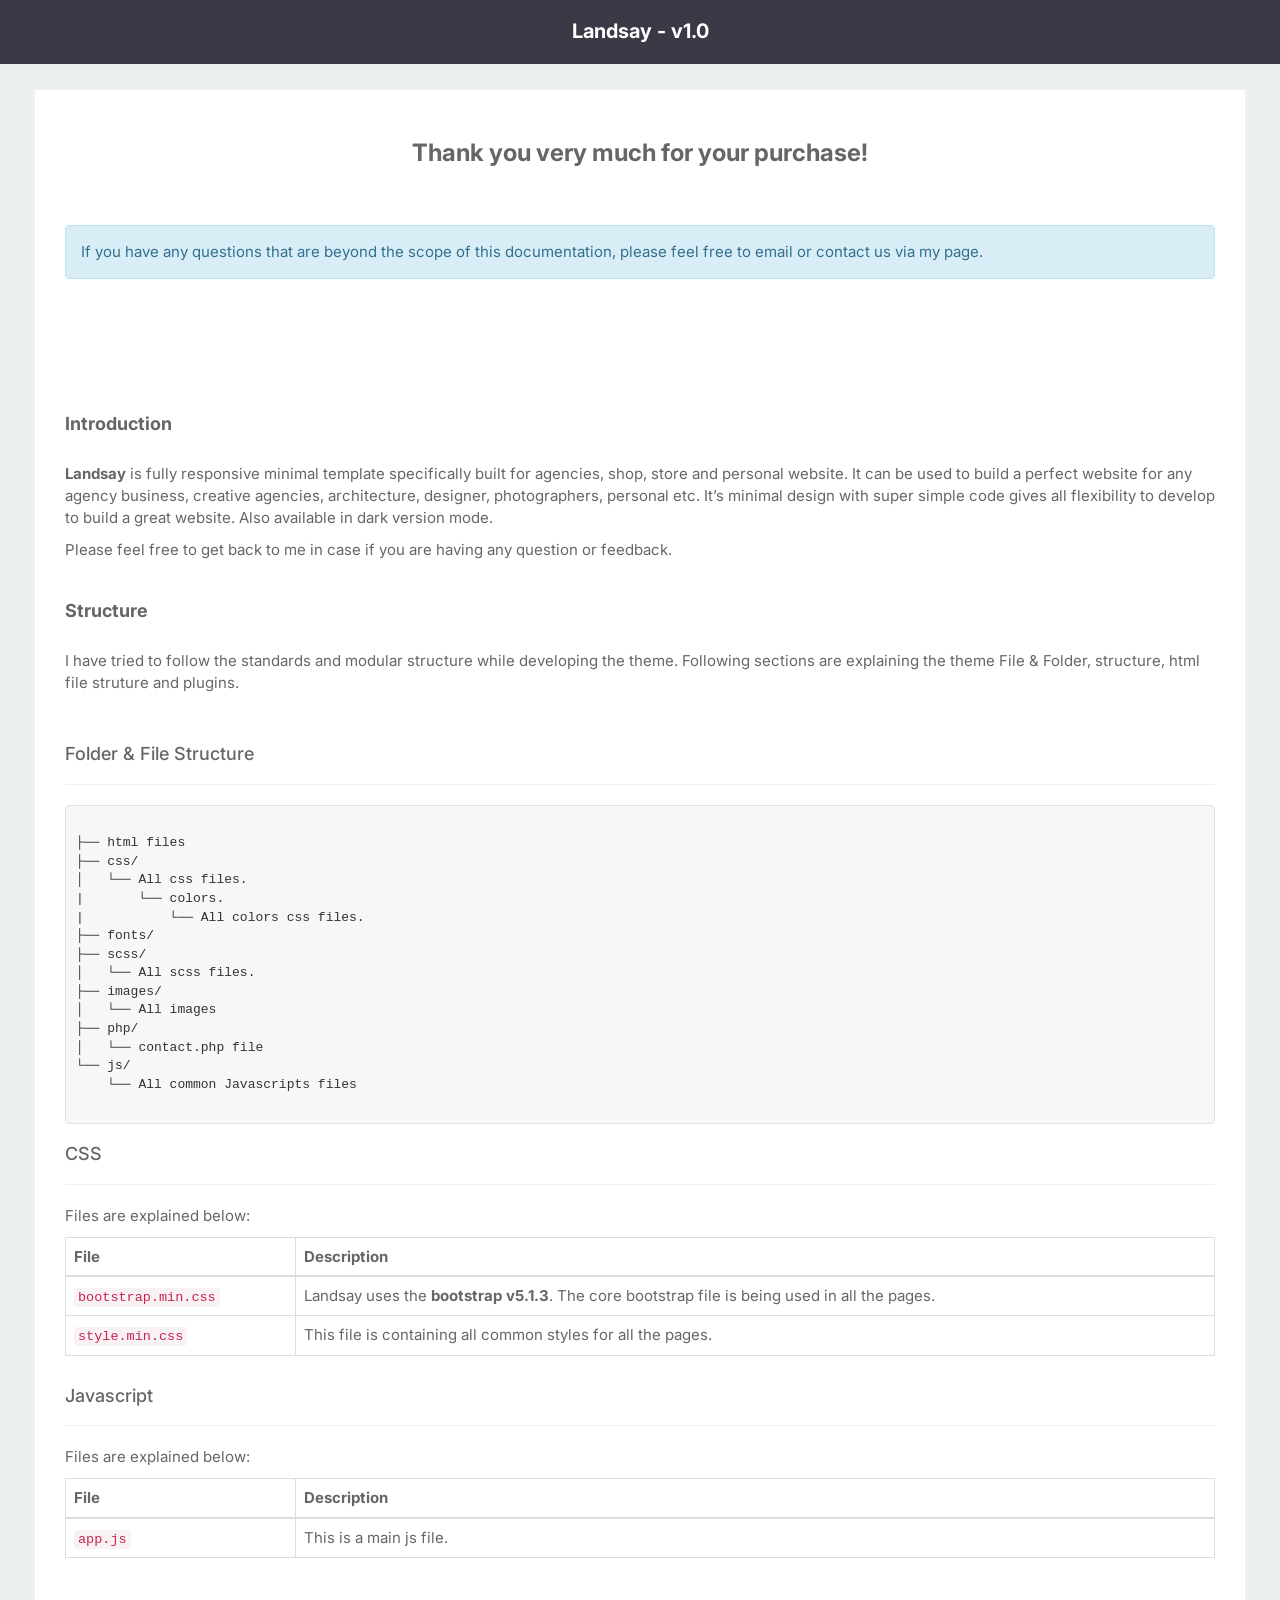
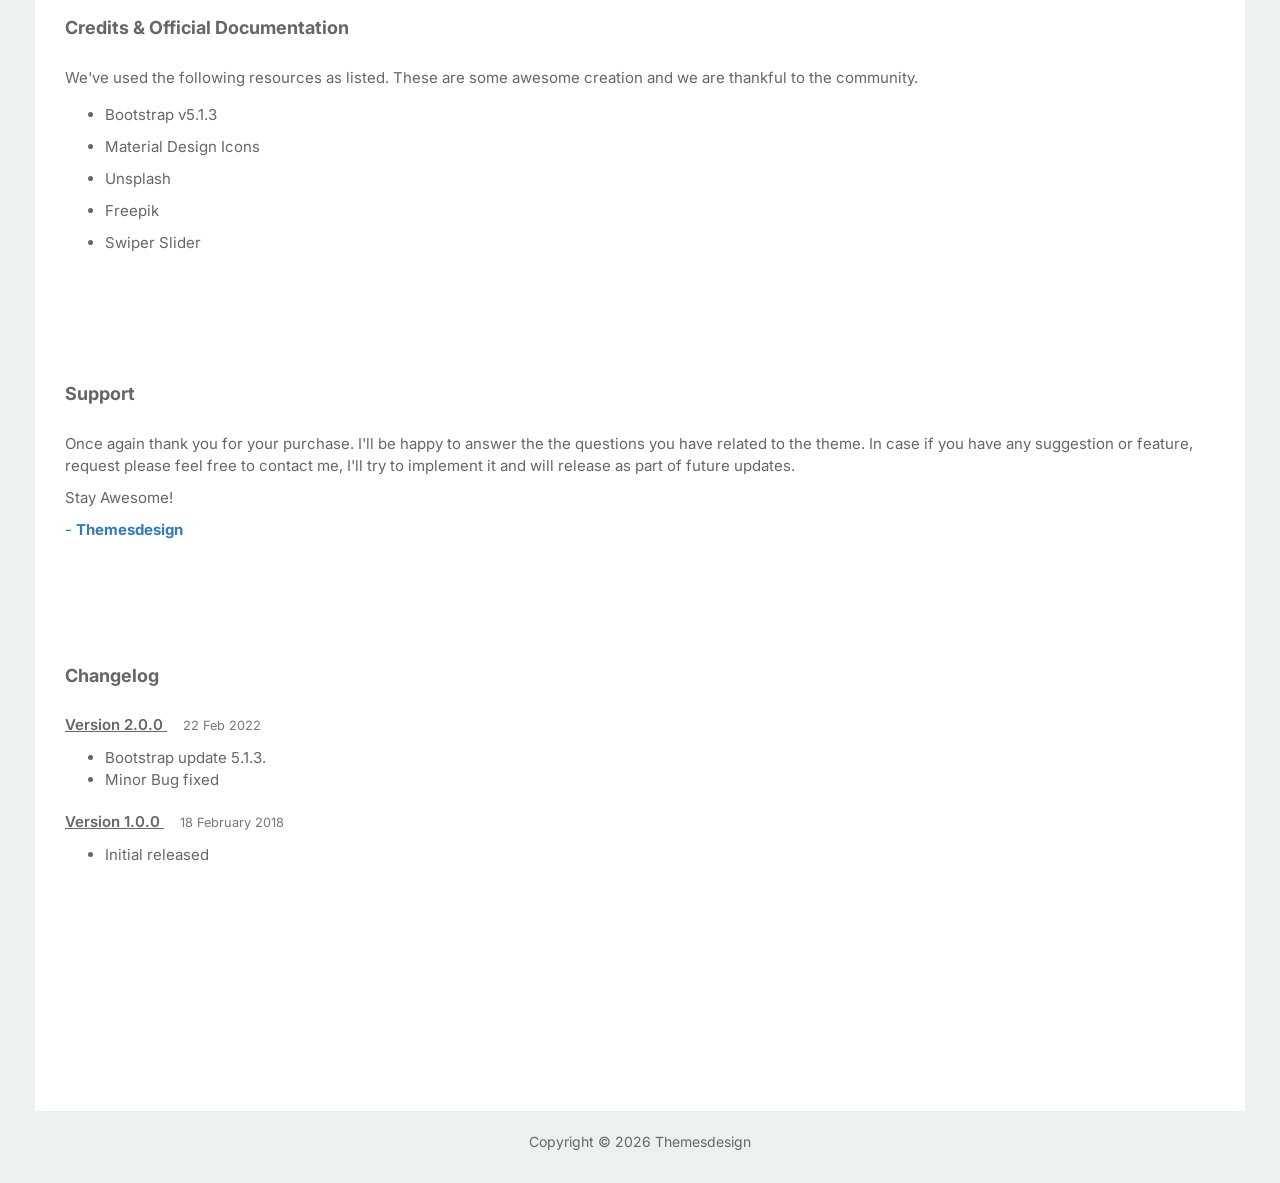
<file: Documentation/index.html>
<!DOCTYPE html>
<html lang="en">

<head>
	<!--SEO Meta Tags-->
    <meta charset="utf-8" />
    <!-- SITE TITLE -->
    <title>Landsay | Responsive Bootstrap 5 Landing Page Template | Themesdesign</title>
    <meta name="viewport" content="width=device-width, initial-scale=1.0, maximum-scale=1.0, user-scalable=no" />
    <meta content="Responsive Bootstrap Template" name="description" />
    <meta name="keywords" content="Responsive, Bootstrap, Landing page, Template, Registration, Marketing">
    <meta content="Themesdesign" name="author" />
    <meta http-equiv="X-UA-Compatible" content="IE=edge" />

    <link rel="shortcut icon" href="favicon.ico">

	<!-- Google-Fonts -->
	<link rel="preconnect" href="https://fonts.gstatic.com">
	<link href="https://fonts.googleapis.com/css2?family=Inter:wght@400;500;700&display=swap" rel="stylesheet">

	<!-- Bootstrap Core CSS -->
	<link href="css/bootstrap.min.css" rel="stylesheet">

	<link rel="stylesheet" type="text/css" href="css/prettify.css" />

	<!-- Custom CSS -->
	<link href="css/styles.css" rel="stylesheet">

</head>

<body>

	<nav class="navbar navbar-default navbar-fixed-top">
		<div class="container-fluid">
			<!-- Brand and toggle get grouped for better mobile display -->
			<div class="text-center">
				<a class="logo" href="#">Landsay - v1.0</a>
			</div>
		</div><!-- /.container-fluid -->
	</nav>

	<div id="wrapper">

		<!-- Page Content -->
		<div id="page-content-wrapper">
			<div class="container-fluid">
				<div class="row">
					<div class="col-lg-12">
						<div class="right-bar">

							<div  class="com-container">

								<div id="intro" class="com-container">
									<h3 class="page-header text-center">Thank you very much for your purchase!</h3>

									<div class="p-t-20">
										<div class="alert alert-info">
											<p>If you have any questions that are beyond the scope of this documentation, please feel free to email or contact us via my page.</p>
										</div>
									</div>
								</div>

								<h4 class="page-header">Introduction</h4>

								<p><b>Landsay</b> is fully responsive minimal template specifically built for agencies, shop, store and personal website. It can be used to build a perfect website for any agency business, creative agencies, architecture, designer, photographers, personal etc. It’s minimal design with super simple code gives all flexibility to develop to build a great website. Also available in dark version mode.
								</p>
								<p>
									Please feel free to get back to me in case if you are having any question or feedback.
								</p>



									<div id="structure" class="com-container">
										<h4 class="page-header">Structure</h4>
										<p>I have tried to follow the standards and modular structure while developing the theme. Following sections are explaining the theme File &amp; Folder, structure, html file struture and plugins.</p>

										<div class="row p-t-20">
											<div class="col-sm-12">
												<h4>Folder &amp; File Structure</h4>
												<hr/>

												<pre class="prettyprint ">

├── html files
├── css/
│   └── All css files.
|       └── colors.
|           └── All colors css files.
├── fonts/
├── scss/
│   └── All scss files.
├── images/
│   └── All images
├── php/
│   └── contact.php file
└── js/
    └── All common Javascripts files

</pre>
										

											
											<div class="row">
												<div class="col-sm-12 p-t-30">
												<h4>CSS</h4>
												<hr/>
												
                                                <p class="m-t-20">Files are explained below: </p>

                                                <table class="table table-bordered m-0">
													<thead>
														<tr>
															<th style="width: 20%;"><i class="ti-file"></i> File</th>
															<th>Description</th>
														</tr>
													</thead>
													<tbody>
														<tr>
															<td>
                                                                <code>bootstrap.min.css</code>
                                                            </td>
                                                            <td>
                                                                Landsay uses the <b>bootstrap v5.1.3</b>. The core bootstrap file is being used in all the pages.
                                                            </td>
														</tr>

                                                        <tr>
															<td>
                                                                <code>style.min.css</code>
                                                            </td>
                                                            <td>
                                                                This file is containing all common styles for all the pages.
                                                            </td>
														</tr>
														
                                                    </tbody>
                                                </table>
												</div>
											</div><!-- end row -->
										</div>

										<div class="col-sm-12 p-t-30">
											<h4>Javascript</h4>
											<hr/>

											<p class="m-t-20">Files are explained below: </p>

											<table class="table table-bordered m-0">
												<thead>
													<tr>
														<th style="width: 20%;"><i class="ti-file"></i> File</th>
														<th>Description</th>
													</tr>
												</thead>
												<tbody>
													
													<tr>
														<td>
															<code>app.js</code>
														</td>
														<td>
															This is a main js file. 
														</td>
													</tr>
												</tbody>
											</table>
										</div>
										<!-- end col -->
									</div>
										


										<div id="credits" class="com-container">
											<h4 class="page-header">Credits &amp; Official Documentation</h4>
											<p>We've used the following resources as listed. These are some awesome creation and we are thankful to the community.</p>

											<ul class="docs-list">
												<li><a href="https://getbootstrap.com/" rel="nofollow" target="_blank">Bootstrap v5.1.3</a></li>
												<li><a href="https://materialdesignicons.com/" rel="nofollow" target="_blank">Material Design Icons</a></li>
												<li><a href="https://unsplash.com/" rel="nofollow" target="_blank">Unsplash</a></li>
												<li><a href="https://www.freepik.com/" rel="nofollow" target="_blank">Freepik</a></li>
												<li><a href="https://swiperjs.com/" rel="nofollow" target="_blank">Swiper Slider</a></li>
											</ul>
										</div>

										<div id="support" class="com-container">
											<h4 class="page-header">Support</h4>
											<p class="m-t-20">
                                                    Once again thank you for your purchase. I'll be happy to answer the the questions you have related to the theme.
                                                    In case if you have any suggestion or feature, request please feel free to contact me, I'll try to implement it and will release as part of future updates.
                                                </p>

                                                <p>
                                                    Stay Awesome!
                                                </p>

                                                <p class="text-primary">
                                                    - <strong>Themesdesign</strong>
                                                </p>
										</div>

										<div id="changelog" class="com-container">

											<h4 class="page-header">Changelog</h4>

											
											<p style="margin-top: 20px;"><span  style="text-decoration: underline; font-weight: 600;">Version 2.0.0 </span> &nbsp;&nbsp;&nbsp;<small class="text-muted"> 22 Feb 2022</small></p>
											
											<ul>
												<li>
													Bootstrap update 5.1.3.										
												</li>
												<li>Minor Bug fixed</li>
											</ul>
											
											<p style="margin-top: 20px;"><span  style="text-decoration: underline; font-weight: 600;">Version 1.0.0 </span> &nbsp;&nbsp;&nbsp;<small class="text-muted"> 	18 February 2018</small></p>
											
											<ul>
												<li>
													Initial released
												</li>
											</ul>

										</div>

									</div>
								</div>
							</div>
						</div>
					</div>
					<!-- /#page-content-wrapper -->

					<div class="text-center">
						<p class="copy"> Copyright  &copy; <script>document.write(new Date().getFullYear())</script> Themesdesign</p>
					</div>
				</div>
				<!-- /#wrapper -->

				<!-- jQuery -->
				<script src="js/jquery.js"></script>

				<!-- Bootstrap Core JavaScript -->
				<script src="js/bootstrap.min.js"></script>

			</body>

</html>
</file>
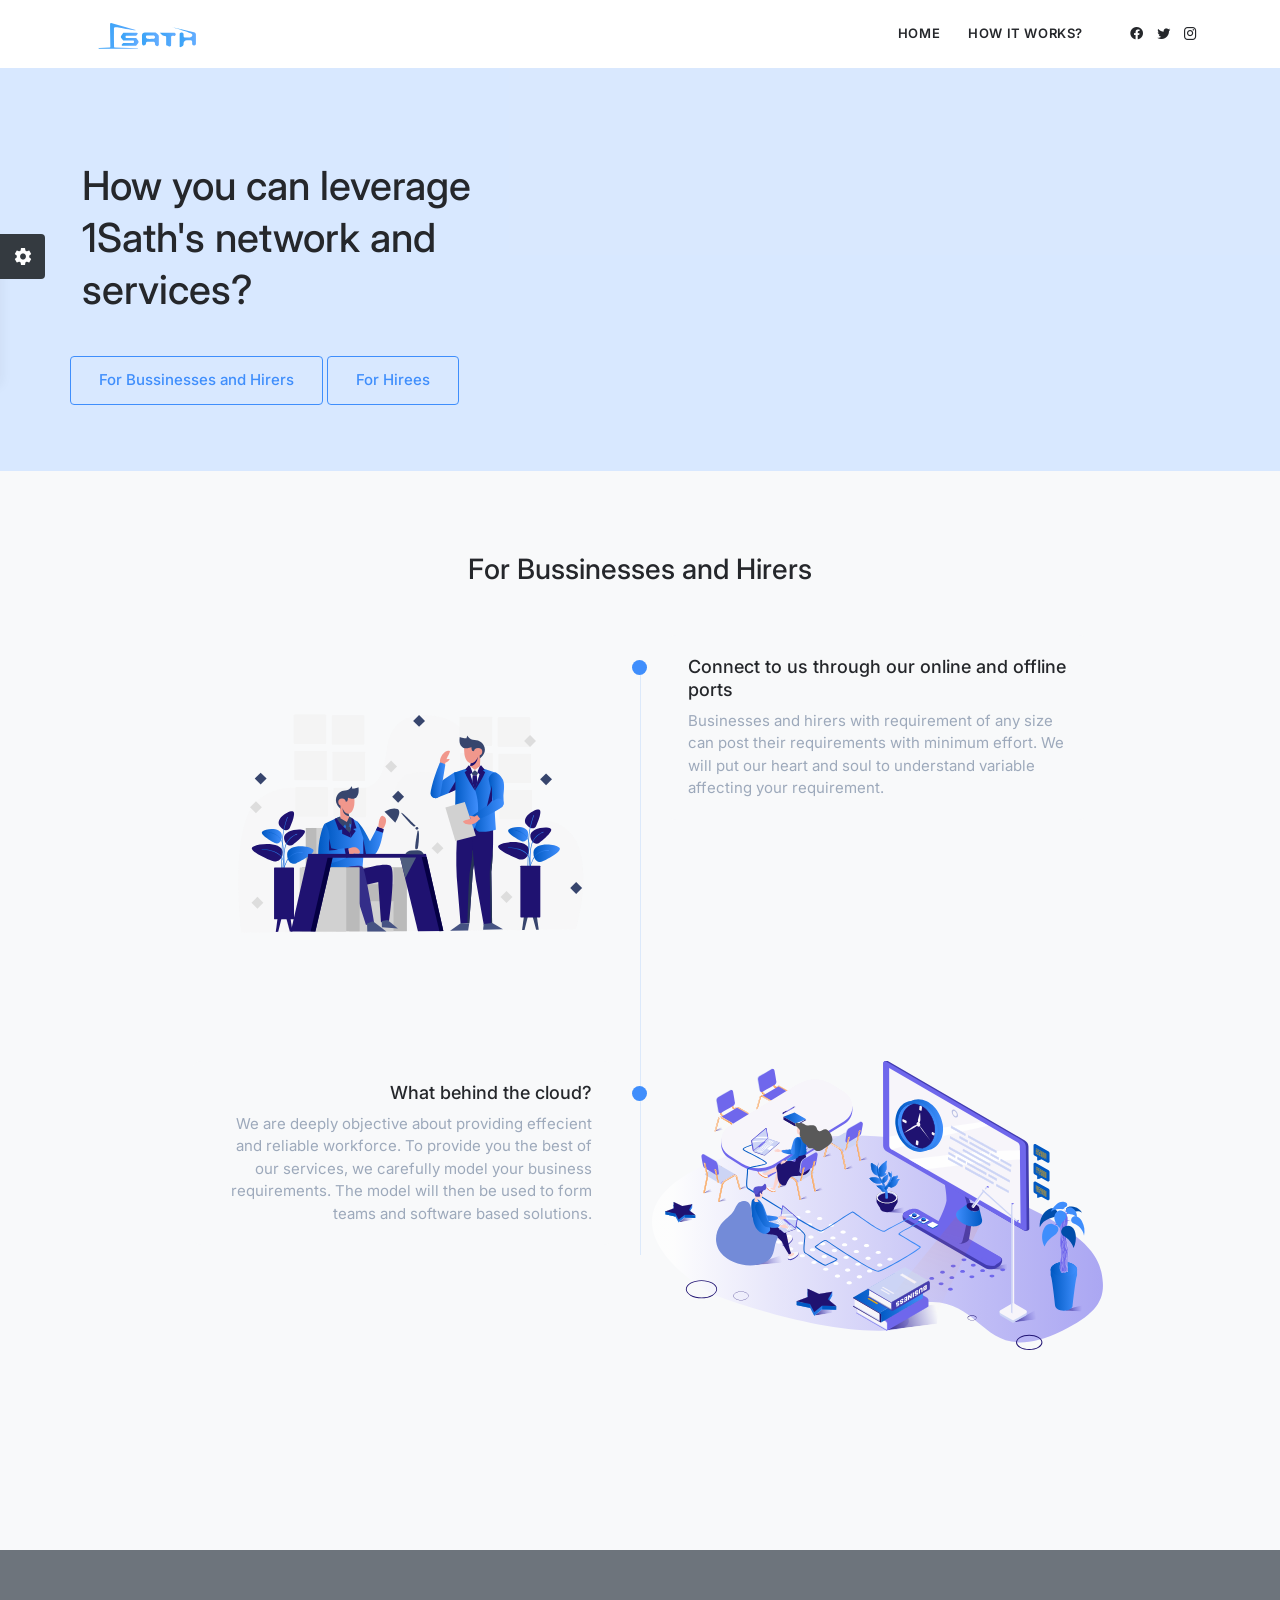
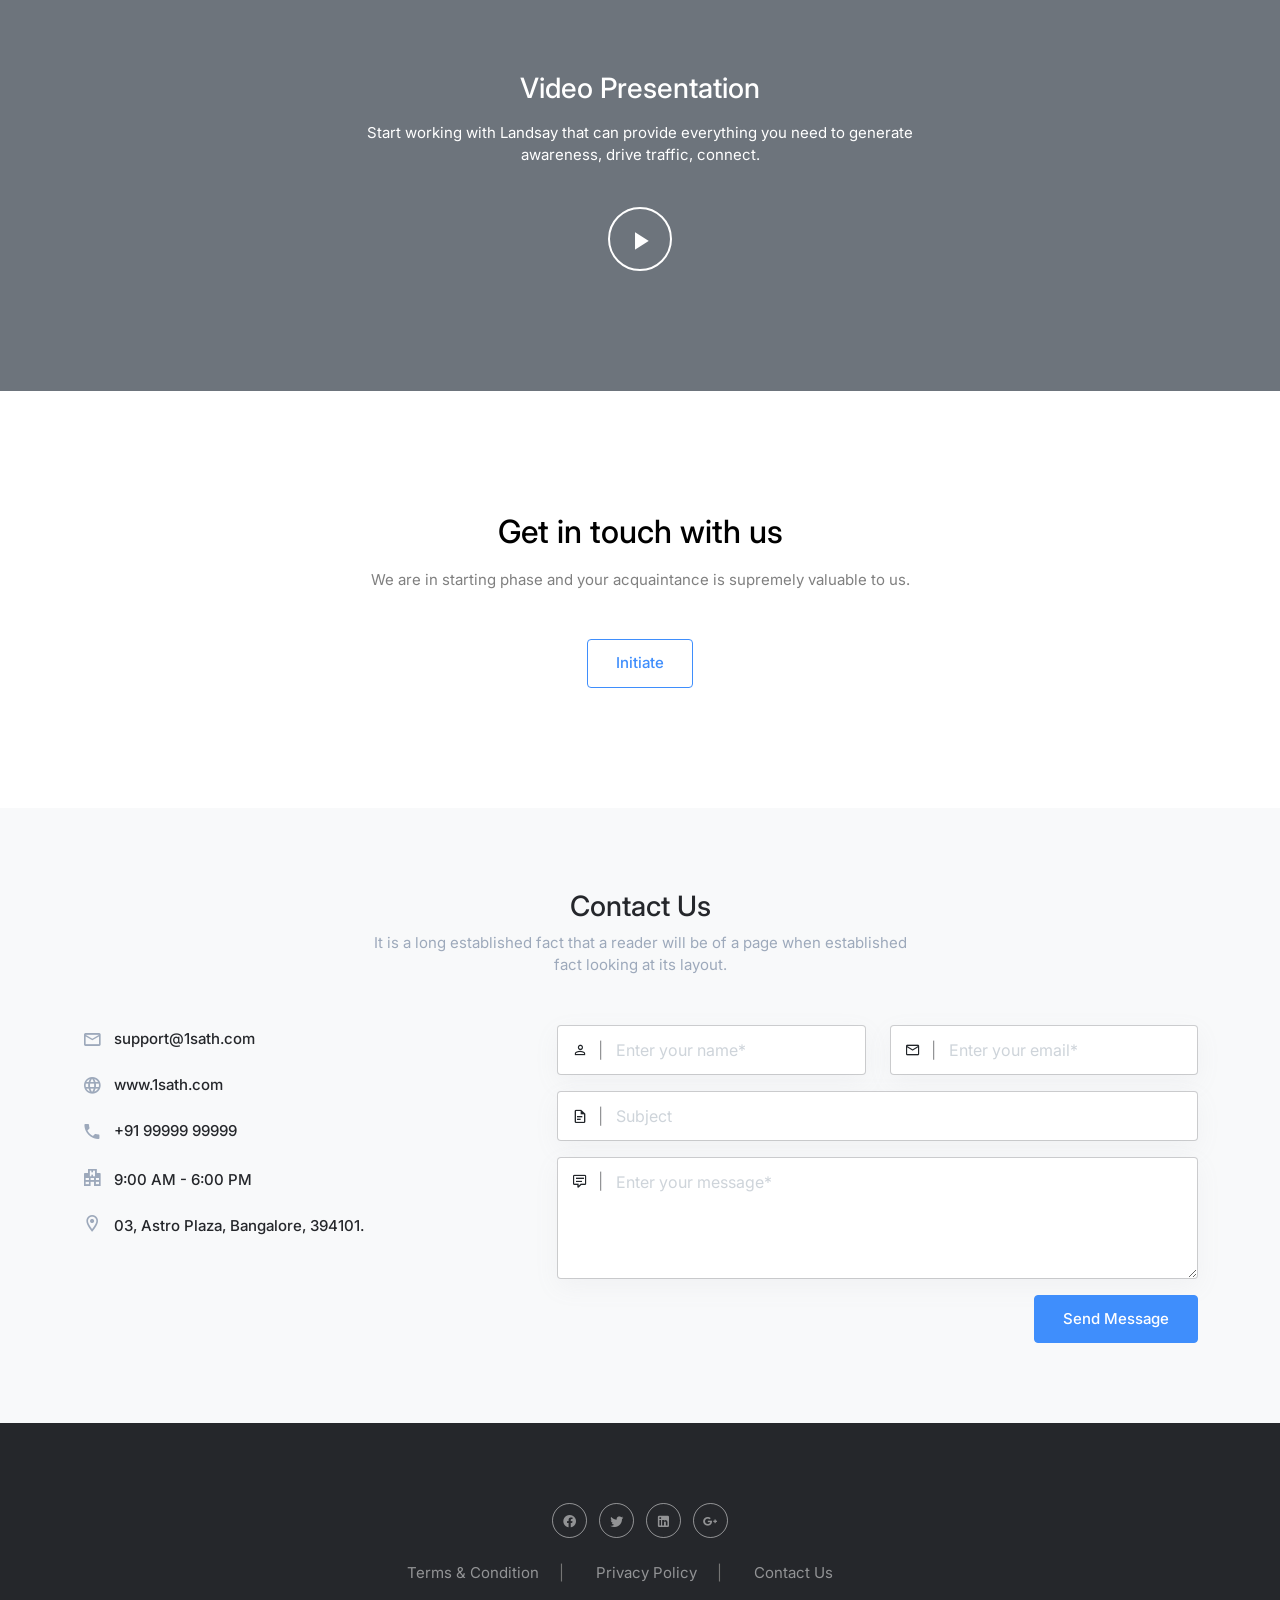
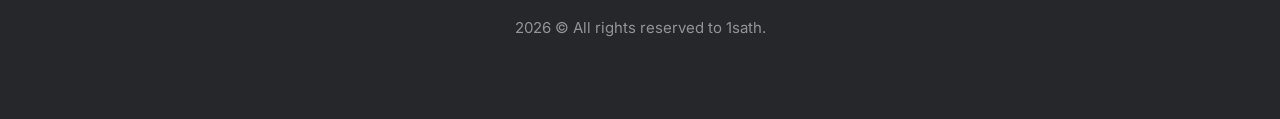
<file: HTML/how-it-works.html>
<!DOCTYPE html>
<html lang="en">

<head>
    <meta charset="utf-8" />
    <title>1Sath</title>
    <meta name="viewport" content="width=device-width, initial-scale=1.0">
    <meta name="description" content="Premium Bootstrap v5.1.3 Landing Page Template" />
    <meta name="keywords" content="bootstrap v5.1.3, premium, marketing, multipurpose" />
    <meta content="1Sath" name="author" />

    <!-- favicon -->
    <link rel="shortcut icon" href="images/favicon.ico" />

    <!-- Bootstrap css-->
    <link href="css/bootstrap.min.css" rel="stylesheet" type="text/css" />

    <!-- Materialdesign icon-->
    <link rel="stylesheet" href="css/materialdesignicons.min.css" type="text/css" />

    <!-- Swiper Slider css -->
    <link rel="stylesheet" href="css/swiper-bundle.min.css" type="text/css" />

    <!-- Custom Css -->
    <link href="css/style.min.css" rel="stylesheet" type="text/css" />

    <!-- colors -->
    <link href="css/colors/default.css" rel="stylesheet" type="text/css" id="color-opt" />


</head>

<body data-bs-spy="scroll" data-bs-target="#navbar-navlist" data-bs-offset="60">

    <!--start page Loader -->
    <div id="preloader">
        <div id="status">
            <div class="load">
                <hr />
                <hr />
                <hr />
                <hr />
            </div>
        </div>
    </div>
    <!--end page Loader -->

    <!-- START NAVBAR -->
    <nav id="navbar" class="navbar navbar-expand-lg fixed-top sticky">
        <div class="container">
            <a class="navbar-brand" href="index-2.html"><img src="images/eksath.svg" alt="" height="30"></a>
            <button class="navbar-toggler" type="button" data-bs-toggle="collapse"
                data-bs-target="#navbarSupportedContent" aria-controls="navbarSupportedContent" aria-expanded="false"
                aria-label="Toggle navigation">
                <i class="mdi mdi-menu text-muted"></i>
            </button>
            <div class="collapse navbar-collapse" id="navbarSupportedContent">
                <ul class="navbar-nav ms-auto mb-2 mb-lg-0" id="navbar-navlist">
                    <li class="nav-item">
                        <a class="nav-link" href="index-1.html">Home</a>
                    </li>
                    <li class="nav-item">
                        <a class="nav-link" href="#how-it-works">How it Works?</a>
                    </li>
                </ul>
                <!--end navbar-nav-->
                <ul class="list-inline mb-0 ps-lg-4 ms-2">
                    <li class="list-inline-item">
                        <a href="#" class="primary-link"><i class="mdi mdi-facebook"></i></a>
                    </li>
                    <li class="list-inline-item">
                        <a href="#" class="primary-link"><i class="mdi mdi-twitter"></i></a>
                    </li>
                    <li class="list-inline-item">
                        <a href="#" class="primary-link"><i class="mdi mdi-instagram"></i></a>
                    </li>
                </ul>
            </div>
            <!--end collapse-->
        </div>
        <!--end container-->
    </nav>
    <!-- END NAVBAR -->

    <div class="bg-home4 overflow-hidden">
        <section id="home">
            <div class="container" style="display:flex flex-direction-coloumn ;">
                <div class="position-relative" style="z-index: 1;">
                    <div class="row align-items-center">
                        <div class="col-xl-5 col-lg-6">
                            <div>
                                <h1>How you can leverage 1Sath's network and services?</h1>
                            </div>
                        </div>
                        <!--end col-->
                    </div>
                    <!--end row-->
                </div>

            </div>
            <!--end container-->
        </section>
        <!--mini nav bar-->
        <div class="container p-0" style="width: auto; margin-top: 2rem;">
            <ul class="list-inline-item p-0" id="navbar-navlist" role="tablist" aria-label="destination list">
                <li class="btn btn-outline-primary " tabindex="0" aria-selected="true" role="tab"
                    aria-controls="bus-hire">
                    For Bussinesses and Hirers 
                <li class="btn btn-outline-primary" tabindex="-1" aria-selected="false" role="tab" aria-controls="wf"
                    style="margin-left: 0.25rem;">
                    For Hirees 
                </li>
            </ul>
        </div>


    </div>




        <!-- START Process -->
        <section class="section bg-light" id="bus-hire" tabindex="0" role="tabpanel">
            <div class="container">
                <div class="row justify-content-center">
                    <div class="col-lg-6">
                        <div class="text-center mb-4">
                            <h3>For Bussinesses and Hirers</h3>
                            <!-- <p class="text-muted"></p> -->
                        </div>
                    </div>
                    <!--end col-->
                    <div class="col-lg-10">
                        <div class="timeline-page position-relative py-4">
                            <div class="timeline-item mb-lg-5 pb-5">
                                <div class="row">
                                    <div class="col-lg-6">
                                        <div class="text-center mb-5 mb-lg-0">
                                            <img src="images/home/6.svg" alt="Work" class="img-fluid">
                                        </div>
                                    </div>
                                    <!--end col-->
                                    <div class="col-lg-6">
                                        <div class="works-description-right text-start bg-light mx-lg-3 mx-4">
                                            <h5 class="fs-18">Connect to us through our online and offline ports</h5>
                                            <p class="text-muted mb-0">Businesses and hirers with requirement of any
                                                size
                                                can post their requirements with minimum effort. We will put our heart
                                                and
                                                soul to understand variable affecting your requirement.</p>
                                        </div>
                                    </div>
                                    <!--end col-->
                                </div>
                                <!--end row-->
                            </div>
                            <!--end timeline-item-->

                            <div class="timeline-item mb-5 pb-5">
                                <div class="row">
                                    <div class="col-lg-6">
                                        <div
                                            class="works-description-left text-start bg-light mx-lg-3 mx-4 text-lg-end">
                                            <h5 class="fs-18">What behind the cloud?</h5>
                                            <p class="text-muted mb-0">
                                                We are deeply objective about providing effecient and reliable
                                                workforce. To
                                                provide you the best of our services, we carefully model your business
                                                requirements. The model will then be used to form teams and software
                                                based
                                                solutions.
                                            </p>
                                        </div>
                                    </div>
                                    <!--end col-->
                                    <div class="col-lg-6 order-first order-lg-last">
                                        <div class="text-center mb-5 mb-lg-0">
                                            <img src="images/home/1.svg" alt="Work" class="img-fluid">
                                        </div>
                                    </div>
                                    <!--end col-->
                                </div>
                                <!--end row-->
                            </div>
                        </div><!-- timeline-page -->
                    </div>
                    <!--end col-->
                </div>
                <!--end row-->
            </div>
            <!--end container-->
        </section>
        <!-- END Process -->


        <!--dummy-->
        <section hidden="true" class="section bg-light" id="wf" tabindex="-1" role="tabpanel">
            <div class="container">
                <div class="row justify-content-center">
                    <div class="col-lg-6">
                        <div class="text-center mb-4">
                            <h3>How It Works?</h3>
                            <!-- <p class="text-muted"></p> -->
                        </div>
                    </div>
                    <!--end col-->
                    <div class="col-lg-10">
                        <div class="timeline-page position-relative py-4">
                            <div class="timeline-item mb-lg-5 pb-5">
                                <div class="row">
                                    <div class="col-lg-6">
                                        <div class="text-center mb-5 mb-lg-0">
                                            <img src="images/work-1.png" alt="Work" class="img-fluid">
                                        </div>
                                    </div>
                                    <!--end col-->
                                    <div class="col-lg-6">
                                        <div class="works-description-right text-start bg-light mx-lg-3 mx-4">
                                            <h5 class="fs-18">Connect to us through our online and offline ports</h5>
                                            <p class="text-muted mb-0">Businesses and hirers with requirement of any
                                                size
                                                can post their requirements with minimum effort. We will put our heart
                                                and
                                                soul to understand variable affecting your requirement.</p>
                                        </div>
                                    </div>
                                    <!--end col-->
                                </div>
                                <!--end row-->
                            </div>
                            <!--end timeline-item-->

                            <div class="timeline-item mb-5 pb-5">
                                <div class="row">
                                    <div class="col-lg-6">
                                        <div
                                            class="works-description-left text-start bg-light mx-lg-3 mx-4 text-lg-end">
                                            <h5 class="fs-18">What behind the cloud?</h5>
                                            <p class="text-muted mb-0">
                                            </p>
                                        </div>
                                    </div>
                                    <!--end col-->
                                    <div class="col-lg-6 order-first order-lg-last">
                                        <div class="text-center mb-5 mb-lg-0">
                                            <img src="images/work-2.png" alt="Work" class="img-fluid">
                                        </div>
                                    </div>
                                    <!--end col-->
                                </div>
                                <!--end row-->
                            </div>
                            <!--end timeline-item-->
                            <div class="timeline-item">
                                <div class="row align-items-start">
                                    <div class="col-lg-6">
                                        <div class="text-center mb-5 mb-lg-0">
                                            <img src="images/work-3.png" alt="Work" class="img-fluid">
                                        </div>
                                    </div>
                                    <!--end col-->
                                    <div class="col-lg-6">
                                        <div class="works-description-right text-start bg-light mx-lg-3 mx-4">
                                            <h5 class="fs-18">Research and Develop</h5>
                                            <p class="text-muted mb-0">High life accusamus terry richardson ad squid. 3
                                                wolf
                                                moon officia aute, non cupidatat skateboard dolor brunch. Food truck
                                                quinoa
                                                nesciunt laborum eiusmod. Due to its widespread use as filler text for
                                                layouts, non-readability is of great importance.</p>
                                        </div>
                                    </div>
                                    <!--end col-->
                                </div>
                                <!--end row-->
                            </div>
                            <!--end timeline-item-->
                        </div><!-- timeline-page -->
                    </div>
                    <!--end col-->
                </div>
                <!--end row-->
            </div>
            <!--end container-->
        </section>
        <!-- END Process -->






    <!-- START CTA -->
    <section class="bg-cta" style="background-image: url('images/bg-cta01.jpg');">
        <div class="bg-overlay"></div>
        <div class="container">
            <div class="row justify-content-center">
                <div class="col-lg-6">
                    <div class="text-center text-white">
                        <h3 class="mb-3">Video Presentation</h3>
                        <p>Start working with Landsay that can provide everything you need to generate awareness, drive
                            traffic, connect.</p>
                        <a href="#presentationVideo" class="play-btn mt-4" data-bs-toggle="modal">
                            <i class="mdi mdi-play text-white"></i>
                        </a>
                    </div>
                </div>
                <!--end col-->
            </div>
            <!--end row-->
        </div>
        <!--end container-->
    </section>
    <!-- END CTA -->




    <!-- START CTA -->
    <section class="bg-cta">
        <div class="container">
            <div class="row justify-content-center">
                <div class="col-lg-8">
                    <div class="text-center text-black">
                        <h2 class="mb-3">Get in touch with us</h2>
                        <p class="text-black-50 mb-0">We are in starting phase and your acquaintance is supremely
                            valuable to us. </p>
                        <div class="mt-4 pt-4">
                            <a href="#subscribe" class="btn btn-outline-primary" data-bs-toggle="modal">Initiate</a>
                        </div>
                    </div>
                </div>
                <!--end col-->
            </div>
            <!--end row-->
        </div>
        <!--end container-->
    </section>
    <!-- END CTA -->

    <!--start contact-->
    <section class="section bg-light" id="contact">
        <div class="container">
            <div class="row justify-content-center">
                <div class="col-lg-6">
                    <div class="text-center mb-5">
                        <h3>Contact Us</h3>
                        <p class="text-muted mt-2">It is a long established fact that a reader will be of a page when
                            established fact looking at its layout.</p>
                    </div>
                </div>
            </div>
            <div class="row">
                <div class="col-lg-5">
                    <div class="contact-details mb-4 mb-lg-0">
                        <p class="mb-3"><i class="mdi mdi-email-outline align-middle text-muted fs-20 me-2"></i> <span
                                class="fw-medium">support@1sath.com</span></p>
                        <p class="mb-3"><i class="mdi mdi-web align-middle text-muted fs-20 me-2"></i> <span
                                class="fw-medium">www.1sath.com</span></p>
                        <p class="mb-3"><i class="mdi mdi-phone align-middle text-muted fs-20 me-2"></i> <span
                                class="fw-medium">+91 99999 99999</span></p>
                        <p class="mb-3"><i class="mdi mdi-hospital-building text-muted fs-20 me-2"></i> <span
                                class="fw-medium">9:00 AM - 6:00 PM</span></p>
                        <p class="mb-3"><i class="mdi mdi-map-marker-outline text-muted fs-20 me-2"></i> <span
                                class="fw-medium">03, Astro Plaza, Bangalore, 394101.</span></p>
                    </div>
                    <!--end contact-details-->
                </div>
                <!--end col-->
                <div class="col-lg-7">
                    <form method="post" onsubmit="validateForm()" class="contact-form" name="myForm" id="myForm">
                        <span id="error-msg"></span>
                        <div class="row">
                            <div class="col-lg-6">
                                <div class="position-relative mb-3">
                                    <span class="input-group-text"><i class="mdi mdi-account-outline"></i></span>
                                    <input name="name" id="name" type="text" class="form-control"
                                        placeholder="Enter your name*">
                                </div>
                            </div>
                            <div class="col-lg-6">
                                <div class="position-relative mb-3">
                                    <span class="input-group-text"><i class="mdi mdi-email-outline"></i></span>
                                    <input name="email" id="email" type="email" class="form-control"
                                        placeholder="Enter your email*">
                                </div>
                            </div>
                            <div class="col-lg-12">
                                <div class="position-relative mb-3">
                                    <span class="input-group-text"><i class="mdi mdi-file-document-outline"></i></span>
                                    <input name="subject" id="subject" type="text" class="form-control"
                                        placeholder="Subject">
                                </div>
                            </div>
                            <div class="col-lg-12">
                                <div class="position-relative mb-3">
                                    <span class="input-group-text align-items-start"><i
                                            class="mdi mdi-comment-text-outline"></i></span>
                                    <textarea name="comments" id="comments" rows="4" class="form-control"
                                        placeholder="Enter your message*"></textarea>
                                </div>
                            </div>
                        </div>
                        <div class="row">
                            <div class="col-sm-12 text-end">
                                <input type="submit" id="submit" name="send" class="btn btn-primary"
                                    value="Send Message">
                            </div>
                        </div>
                    </form>
                    <!--end form-->
                </div>
                <!--end col-->
            </div>
            <!--end row-->
        </div>
        <!--end container-->
    </section>
    <!--end contact-->


    <!-- START FOOTER -->
    <footer class="bg-dark section">
        <div class="container">
            <div class="row">
                <div class="col-lg-12">
                    <div class="text-center">
                        <ul class="list-inline social-list mb-0">
                            <li class="list-inline-item"><a href="#" class="social-icon footer-link"><i
                                        class="mdi mdi-facebook"></i></a></li>
                            <li class="list-inline-item"><a href="#" class="social-icon footer-link"><i
                                        class="mdi mdi-twitter"></i></a></li>
                            <li class="list-inline-item"><a href="#" class="social-icon footer-link"><i
                                        class="mdi mdi-linkedin"></i></a></li>
                            <li class="list-inline-item"><a href="#" class="social-icon footer-link"><i
                                        class="mdi mdi-google-plus"></i></a></li>
                        </ul>
                        <!--end social-->
                    </div>
                    <div class="footer-terms">
                        <ul class="mb-0 list-inline text-center mt-4">
                            <li class="list-inline-item"><a href="#" class="footer-link">Terms & Condition</a></li>
                            <li class="list-inline-item"><a href="#" class="footer-link">Privacy Policy</a></li>
                            <li class="list-inline-item"><a href="#" class="footer-link">Contact Us</a></li>
                        </ul>
                    </div>
                    <!--end footer-terms-->
                    <div class="mt-4 pt-2 text-center">
                        <p class="text-white-50 mb-0">
                            <script>document.write(new Date().getFullYear())</script> &copy; All rights reserved to
                            1sath.</a>
                        </p>
                    </div>
                </div>
                <!--end row-->
            </div>
            <!--end row-->
        </div>
        <!--end container-->
    </footer>
    <!-- END FOOTER -->


    <!-- Modal -->
    <div class="modal fade" id="presentationVideo" tabindex="-1">
        <div class="modal-dialog modal-dialog-centered modal-lg">
            <div class="modal-content  bg-transparent border-0">
                <div class="modal-body p-0">
                    <div class="text-end">
                        <button type="button" class="btn-close btn-close-white" data-bs-dismiss="modal"
                            aria-label="Close"></button>
                    </div>
                    <div class="ratio ratio-16x9">
                        <video id="VisaChipCardVideo" class="video-box" controls>
                            <source src="https://www.w3schools.com/html/mov_bbb.mp4" type="video/mp4">
                        </video>
                    </div>
                </div>
                <!--end modal-body-->
            </div>
            <!--end modal-content-->
        </div>
        <!--end modal-dialog-->
    </div>
    <!--end modal-->


    <!--start subscribe-Modal -->
    <div class="subscribe-modal modal fade" id="subscribe" tabindex="-1" aria-labelledby="subscribeform"
        aria-hidden="true">
        <div class="modal-dialog modal-dialog-centered">
            <div class="modal-content">
                <div class="modal-header border-0">
                    <button type="button" class="btn-close" data-bs-dismiss="modal" aria-label="Close"></button>
                </div>
                <!--end modal-header-->
                <div class="modal-body text-center pt-0">
                    <img src="images/subscribe.png" alt="subscribe" class="img-fluid" />
                    <h5 class="modal-title mt-2 mb-2" id="subscribeform">Subscribe</h5>
                    <p class="text-muted mb-4">
                        Join your hand with us for a better life <br /> and beautiful future.
                    </p>
                    <form action="#">
                        <div class="input-group mb-3">
                            <input type="email" class="form-control border" id="subscribeemail"
                                placeholder="Enter your email" />
                            <button class="btn  btn-primary btn-sm" type="submit" id="button-addon2">Subscribe</button>
                        </div>
                    </form>
                </div>
                <!--end modal-body-->
            </div>
            <!--end modal-content-->
        </div>
        <!--end modal-dialog-->
    </div>
    <!--end SUBSCRIBE modal-->

    <!-- Style switcher -->
    <div id="style-switcher" onclick="toggleSwitcher()" style="left: -189px;">
        <div>
            <h6>Select your color</h6>
            <ul class="pattern list-unstyled mb-0">
                <li>
                    <a class="color1" href="javascript: void(0);" onclick="setColor('default')"></a>
                </li>
                <li>
                    <a class="color2" href="javascript: void(0);" onclick="setColor('success')"></a>
                </li>
                <li>
                    <a class="color3" href="javascript: void(0);" onclick="setColor('warning')"></a>
                </li>
                <li>
                    <a class="color4" href="javascript: void(0);" onclick="setColor('orange')"></a>
                </li>
                <li>
                    <a class="color5" href="javascript: void(0);" onclick="setColor('info')"></a>
                </li>
                <li>
                    <a class="color6" href="javascript: void(0);" onclick="setColor('purple')"></a>
                </li>
            </ul>
        </div>
        <div class="bottom">
            <a href="javascript: void(0);" class="settings rounded-end"><i class="mdi mdi-cog mdi-spin"></i></a>
        </div>
    </div>
    <!-- end switcher-->

    <!--start back-to-top-->
    <button onclick="topFunction()" id="back-to-top">
        <i class="mdi mdi-arrow-up"></i>
    </button>
    <!--end back-to-top-->


    <!-- Bootstrap Bundale js -->
    <script src="js/bootstrap.bundle.min.js"></script>

    <!-- Swiper Slider js -->
    <script src="js/swiper-bundle.min.js"></script>

    <!-- Contact Js -->
    <script src="js/contact.js"></script>

    <!--tab Js-->
    <script src="js/mini-tab-how-it-works.js" type="text/javascript"></script>

    <!-- Index-init Js -->
    <script src="js/index.init.js"></script>

    <!-- App js -->
    <script src="js/app.js"></script>
</body>

</html>
</file>
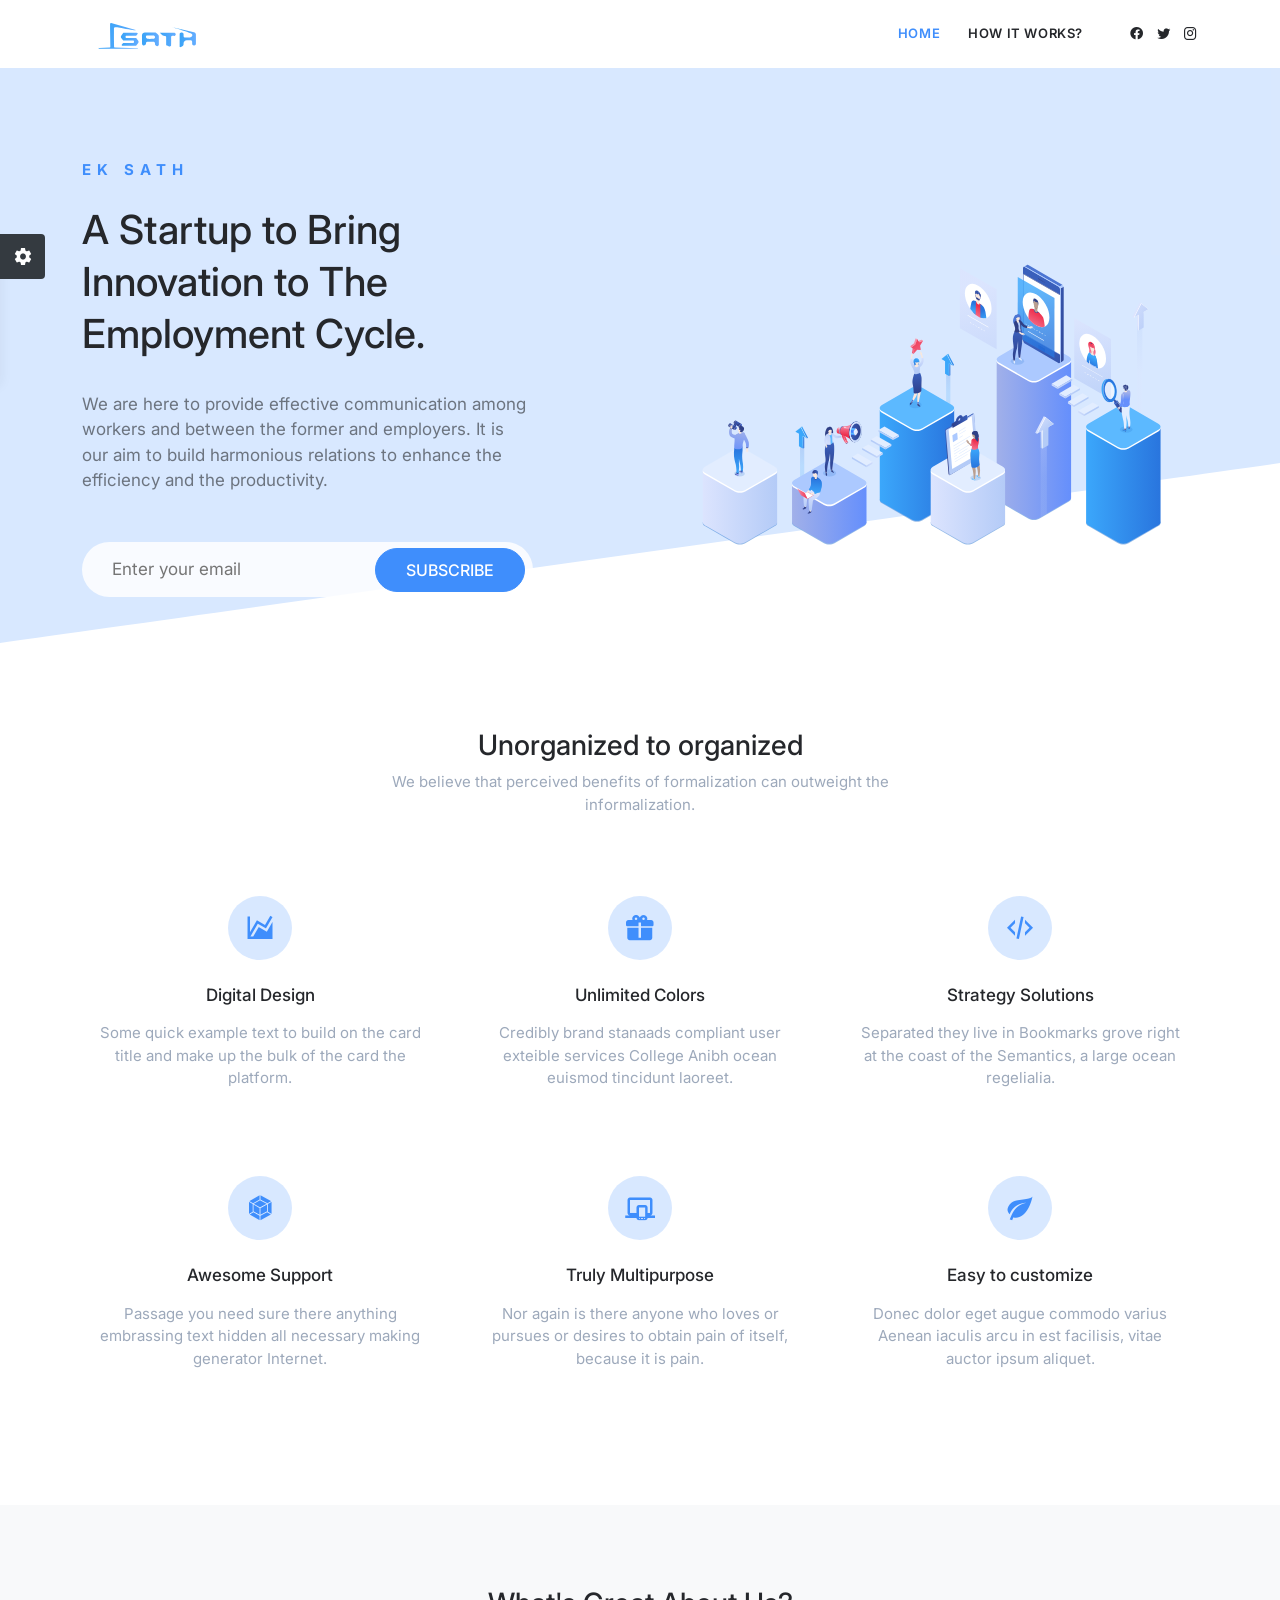
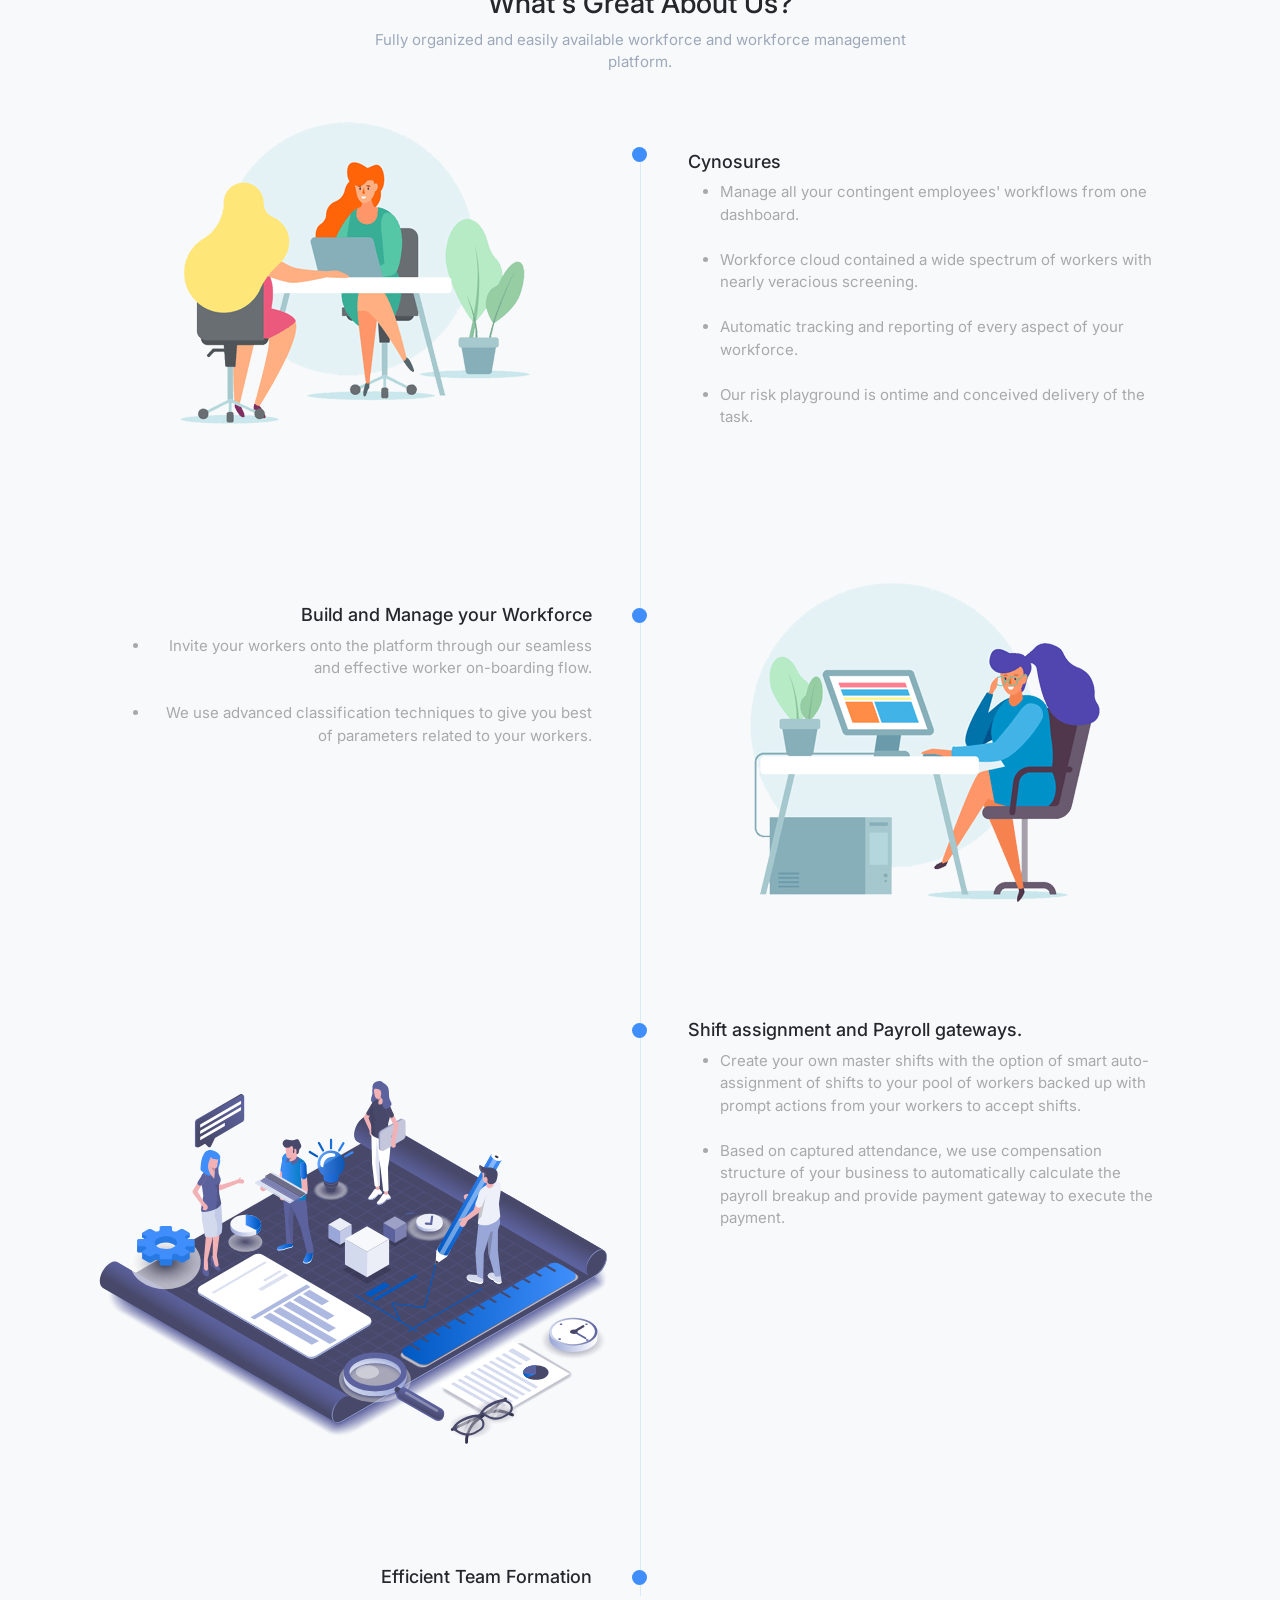
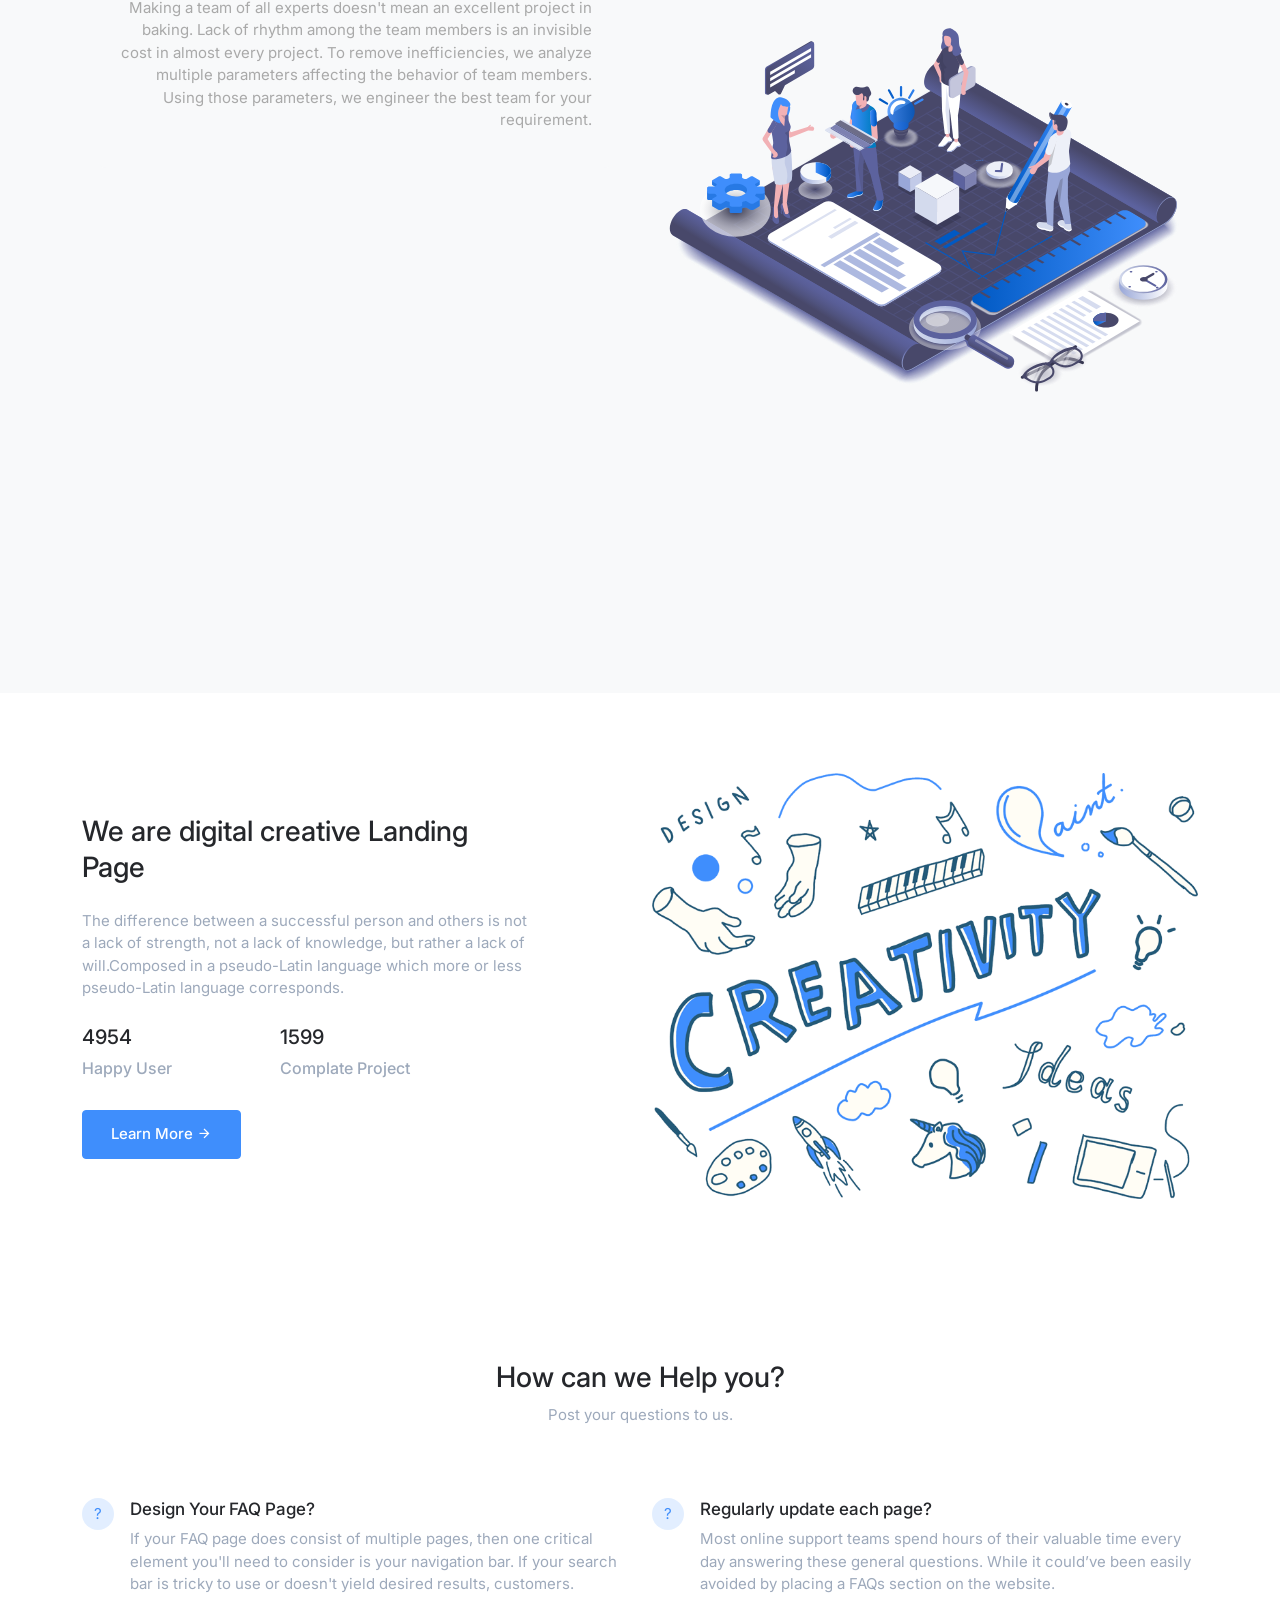
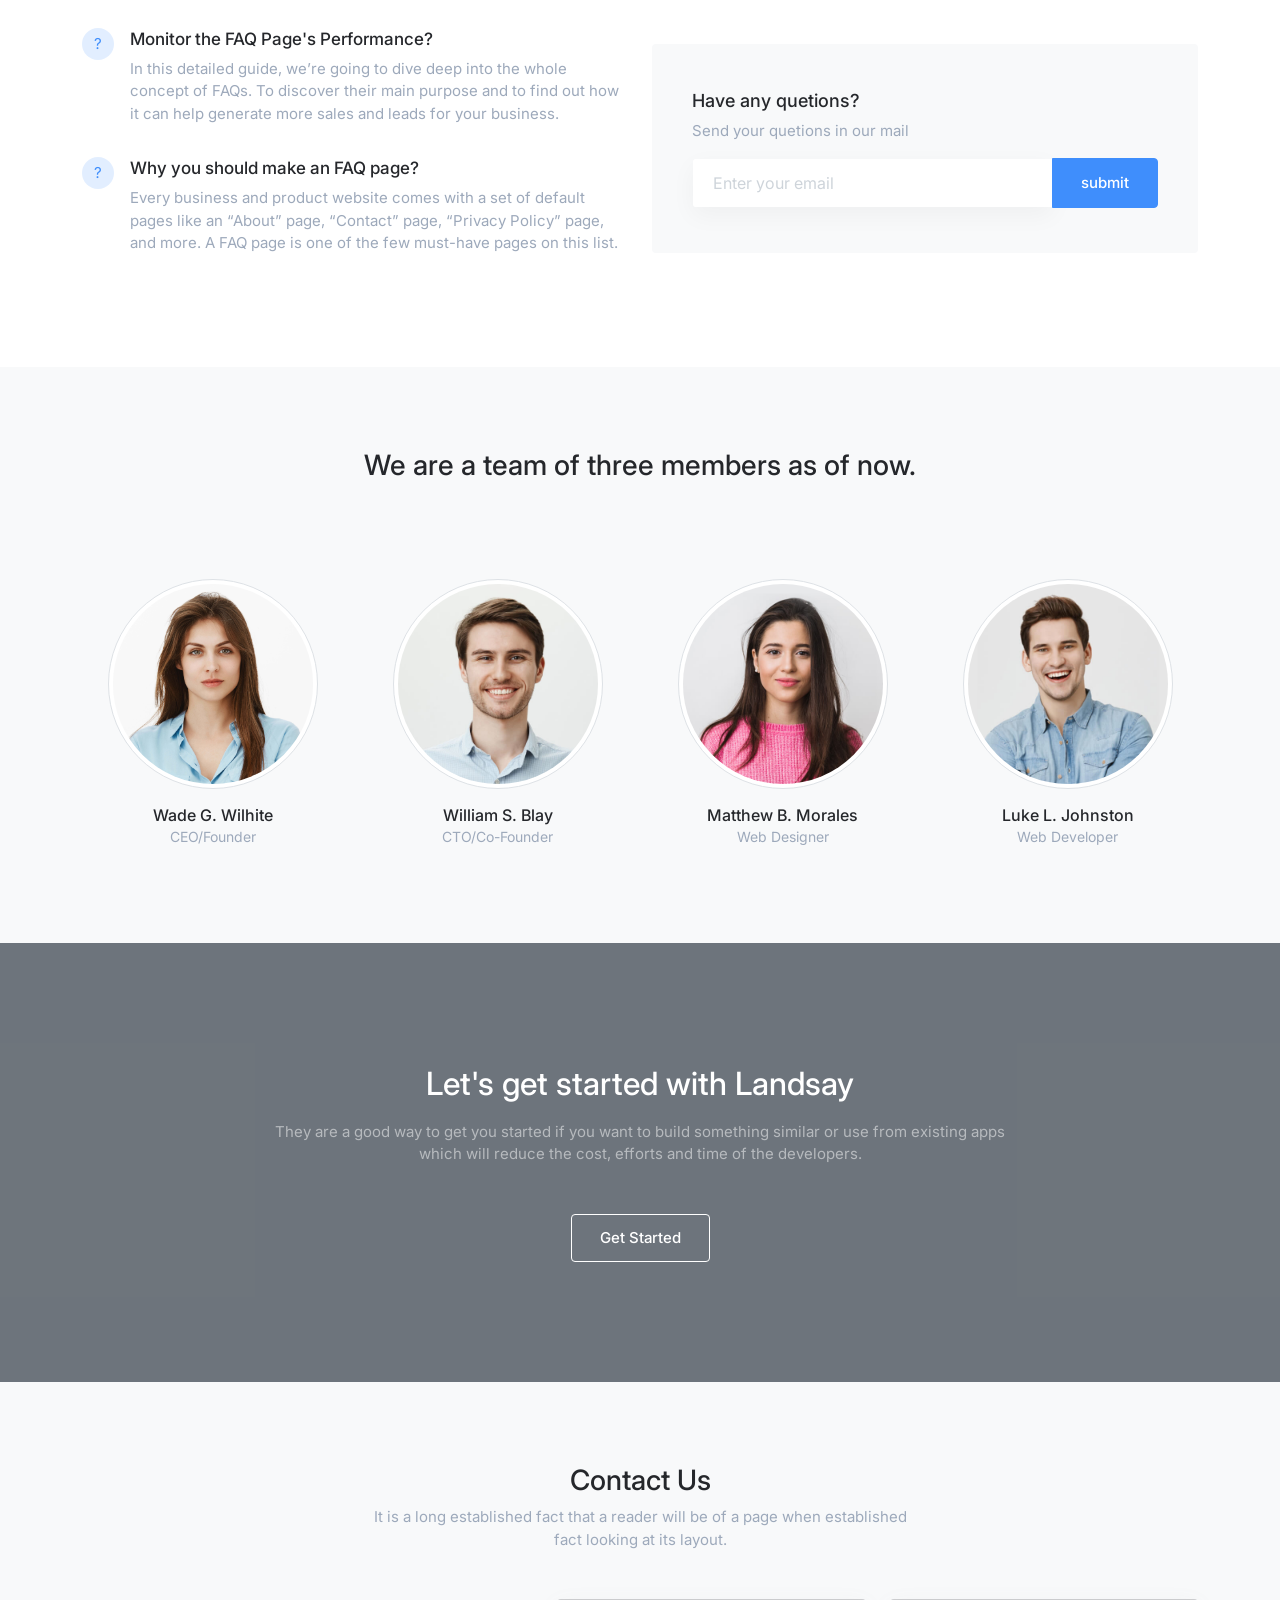
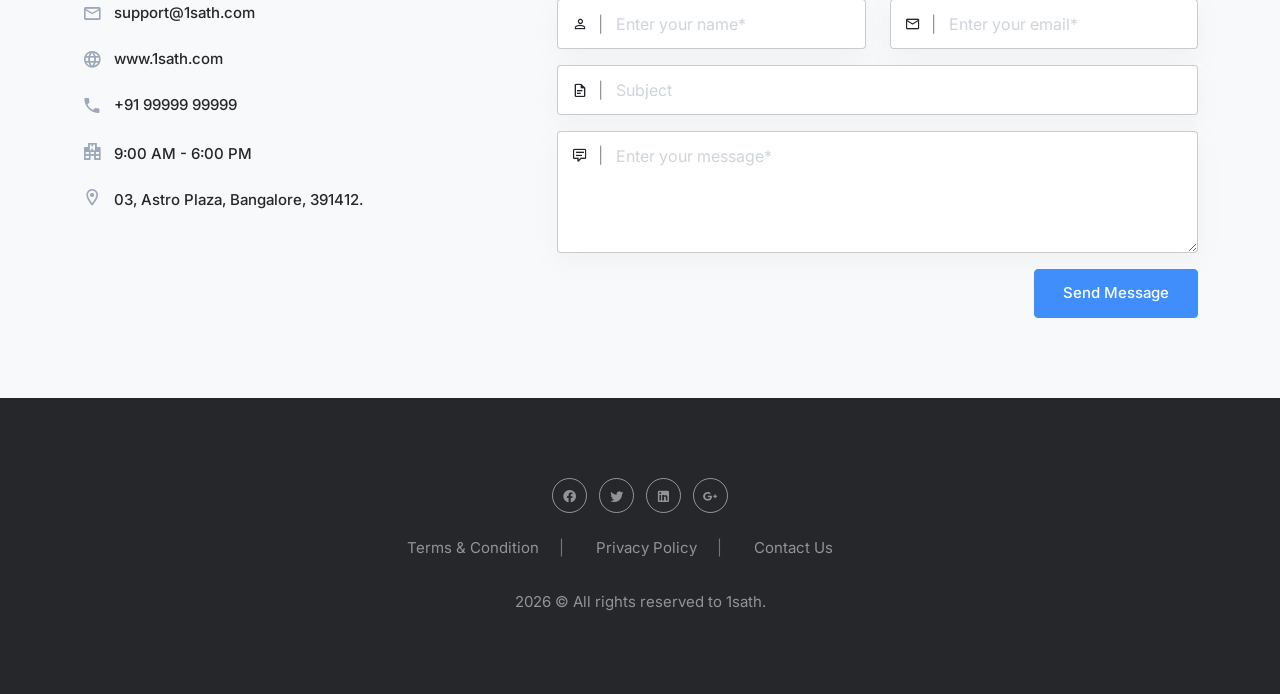
<file: HTML/index-1.html>
<!DOCTYPE html>
<html lang="en">

<head>
    <meta charset="utf-8" />
    <title>1Sath </title>
    <meta name="viewport" content="width=device-width, initial-scale=1.0">
    <meta name="description" content="Premium Bootstrap v5.1.3 Landing Page Template" />
    <meta name="keywords" content="bootstrap v5.1.3, premium, marketing, multipurpose" />
    <meta content="Themesdesign" name="author" />

    <!-- favicon -->
    <link rel="shortcut icon" href="images/Untitled\ 3.png" />

    <!-- Bootstrap css-->
    <link href="css/bootstrap.min.css" rel="stylesheet" type="text/css" />

    <!-- Materialdesign icon-->
    <link rel="stylesheet" href="css/materialdesignicons.min.css" type="text/css" />

    <!-- Swiper Slider css -->
    <link rel="stylesheet" href="css/swiper-bundle.min.css" type="text/css" />

    <!-- Custom Css -->
    <link href="css/style.min.css" rel="stylesheet" type="text/css" />

    <!-- colors -->
    <link href="css/colors/default.css" rel="stylesheet" type="text/css" id="color-opt" />

</head>

<body data-bs-spy="scroll" data-bs-target="#navbar-navlist" data-bs-offset="60">

    <!--start page Loader -->
    <div id="preloader">
        <div id="status">
            <div class="load">
                <hr />
                <hr />
                <hr />
                <hr />
            </div>
        </div>
    </div>
    <!--end page Loader -->

    <!-- START NAVBAR -->
    <nav id="navbar" class="navbar navbar-expand-lg fixed-top sticky">
        <div class="container">
            <a class="navbar-brand" href="index-1.html"><img src="images/eksath.svg" alt="" height="30"></a>
            <button class="navbar-toggler" type="button" data-bs-toggle="collapse"
                data-bs-target="#navbarSupportedContent" aria-controls="navbarSupportedContent" aria-expanded="false"
                aria-label="Toggle navigation">
                <i class="mdi mdi-menu text-muted"></i>
            </button>
            <div class="collapse navbar-collapse" id="navbarSupportedContent">
                <ul class="navbar-nav ms-auto mb-2 mb-lg-0" id="navbar-navlist">
                    <li class="nav-item">
                        <a class="nav-link" href="#home">Home</a>
                    </li>
                    <li class="nav-item">
                        <a class="nav-link active" href="how-it-works.html">How it Works?</a>
                    </li>

                    <!--
                        <li class="nav-item">
                            <a class="nav-link" href="#client">Client</a>
                        </li>
                        <li class="nav-item">
                            <a class="nav-link" href="#price">Pricing</a>
                        </li>
                        <li class="nav-item">
                            <a class="nav-link" href="#faq">Faq</a>
                        </li>
                        <li class="nav-item">
                            <a class="nav-link" href="#about">About</a>
                        </li>
                        <li class="nav-item dropdown">
                            <a class="nav-link" href="#" id="navbarDropdown" role="button" data-bs-toggle="dropdown" aria-expanded="false">
                                Blog <i class="mdi mdi-chevron-down"></i>
                            </a>
                            <ul class="dropdown-menu" aria-labelledby="navbarDropdown">
                                <li><a class="nav-link" href="#blog">Blog</a></li>
                                <li><a class="nav-link" href="blog-list.html">Blog List</a></li>
                                <li><a class="nav-link" href="blog-details.html">Blog Details</a></li>
                            </ul>
                        </li> -->
                    <!-- <li class="nav-item">
                            <a class="nav-link" href="#contact">Contact</a>
                        </li> -->
                </ul>
                <!--end navbar-nav-->
                <ul class="list-inline mb-0 ps-lg-4 ms-2">
                    <li class="list-inline-item">
                        <a href="#" class="primary-link"><i class="mdi mdi-facebook"></i></a>
                    </li>
                    <li class="list-inline-item">
                        <a href="#" class="primary-link"><i class="mdi mdi-twitter"></i></a>
                    </li>
                    <li class="list-inline-item">
                        <a href="#" class="primary-link"><i class="mdi mdi-instagram"></i></a>
                    </li>
                </ul>
            </div>
            <!--end collapse-->
        </div>
        <!--end container-->
    </nav>
    <!-- END NAVBAR -->

    <!-- START HOME -->
    <section class="bg-home4 overflow-hidden" id="home">
        <div class="container">
            <div class="position-relative" style="z-index: 1;">
                <div class="row align-items-center">
                    <div class="col-xl-5 col-lg-6">
                        <div>
                            <h6 class="home-subtitle text-primary mb-4">Ek Sath</h6>
                            <h1>A Startup to Bring Innovation to The Employment Cycle.</h1>
                            <p class="text-black-50 fs-17 pt-4">We are here to provide effective communication among
                                workers and between the former and employers. It is our aim to build harmonious
                                relations to enhance the efficiency and the productivity. </p>
                            <div class="text-center subscribe-form mt-5">
                                <form action="#">
                                    <input type="text" class="control-form" id="inputemail"
                                        placeholder="Enter your email">
                                    <button type="submit" class="btn btn-primary">Subscribe</button>
                                </form>
                            </div>
                        </div>
                    </div>
                    <!--end col-->
                    <div class="col-lg-6 offset-xl-1">
                        <div class="mt-lg-0 mt-6">
                            <img src="images/home/3.svg" alt="home04" class="home-img">
                        </div>
                    </div>
                </div>
                <!--end row-->
            </div>
        </div>
        <!--end container-->
    </section>
    <div class="position-relative">
        <div class="shape overflow-hidden text-white position-absolute">
            <svg xmlns="http://www.w3.org/2000/svg" version="1.1" xmlns:xlink="http://www.w3.org/1999/xlink"
                style="width: 100%;" height="250" preserveAspectRatio="none" viewBox="0 0 1440 250">
                <g mask="url(&quot;#SvgjsMask1006&quot;)" fill="none">
                    <path d="M 0,246 C 288,210 1152,102 1440,66L1440 250L0 250z" fill="rgba(255, 255, 255, 1)"></path>
                </g>
                <defs>
                    <mask id="SvgjsMask1006">
                        <rect width="1440" height="250" fill="#ffffff"></rect>
                    </mask>
                </defs>
            </svg>
        </div>
    </div>
    <!-- END HOME -->

    <!-- START FEATURES -->
    <section class="section" id="features">
        <div class="container">
            <div class="row justify-content-center">
                <div class="col-lg-6">
                    <div class="text-center mb-5">
                        <h3>Unorganized to organized</h3>
                        <p class="text-muted">We believe that perceived benefits of formalization can outweight the
                            informalization.</p>

                    </div>
                </div>
                <!--end col-->
            </div>
            <!--end row-->
            <div class="row">
                <div class="col-lg-4 col-md-6">
                    <div class="feature-box card border-0 mt-3">
                        <div class="card-body">
                            <div class="feature-icon mx-auto">
                                <i class="mdi mdi-chart-areaspline"></i>
                            </div>
                            <div class="mt-4">
                                <h6 class="mb-3 fs-17">Digital Design</h6>
                                <p class="text-muted"> Some quick example text to build on the card title and make up
                                    the bulk of the card the platform.</p>
                            </div>
                            <div class="feature-link">
                                <a href="#" class="text-primary text-decoration-underline">Learn More <i
                                        class="mdi mdi-arrow-right"></i></a>
                            </div>
                        </div>
                        <!--end card-body-->
                    </div>
                    <!--end feature-box-->
                </div>
                <!--end col-->

                <div class="col-lg-4 col-md-6">
                    <div class="feature-box card border-0 mt-3">
                        <div class="card-body">
                            <div class="feature-icon mx-auto">
                                <i class="mdi mdi-gift"></i>
                            </div>
                            <div class="mt-4">
                                <h6 class="mb-3 fs-17">Unlimited Colors</h6>
                                <p class="text-muted">Credibly brand stanaads compliant user exteible services College
                                    Anibh ocean euismod tincidunt laoreet.</p>
                            </div>
                            <div class="feature-link">
                                <a href="#" class="text-primary text-decoration-underline">Learn More <i
                                        class="mdi mdi-arrow-right"></i></a>
                            </div>
                        </div>
                        <!--end card-body-->
                    </div>
                    <!--end feature-box-->
                </div>
                <!--end col-->

                <div class="col-lg-4 col-md-6">
                    <div class="feature-box card border-0 mt-3">
                        <div class="card-body">
                            <div class="feature-icon mx-auto">
                                <i class="mdi mdi-xml"></i>
                            </div>
                            <div class="mt-4">
                                <h6 class="mb-3 fs-17">Strategy Solutions</h6>
                                <p class="text-muted"> Separated they live in Bookmarks grove right at the coast of the
                                    Semantics, a large ocean regelialia.</p>
                            </div>
                            <div class="feature-link">
                                <a href="#" class="text-primary text-decoration-underline">Learn More <i
                                        class="mdi mdi-arrow-right"></i></a>
                            </div>
                        </div>
                        <!--end card-body-->
                    </div>
                    <!--end feature-box-->
                </div>
                <!--end col-->

                <div class="col-lg-4 col-md-6">
                    <div class="feature-box card border-0 mt-3">
                        <div class="card-body">
                            <div class="feature-icon mx-auto">
                                <i class="mdi mdi-webpack"></i>
                            </div>
                            <div class="mt-4">
                                <h6 class="mb-3 fs-17">Awesome Support</h6>
                                <p class="text-muted">Passage you need sure there anything embrassing text hidden all
                                    necessary making generator Internet.</p>
                            </div>
                            <div class="feature-link">
                                <a href="#" class="text-primary text-decoration-underline">Learn More <i
                                        class="mdi mdi-arrow-right"></i></a>
                            </div>
                        </div>
                        <!--end card-body-->
                    </div>
                    <!--end feature-box-->
                </div>
                <!--end col-->

                <div class="col-lg-4 col-md-6">
                    <div class="feature-box card border-0 mt-3">
                        <div class="card-body">
                            <div class="feature-icon mx-auto">
                                <i class="mdi mdi-responsive"></i>
                            </div>
                            <div class="mt-4">
                                <h6 class="mb-3 fs-17">Truly Multipurpose</h6>
                                <p class="text-muted"> Nor again is there anyone who loves or pursues or desires to
                                    obtain pain of itself, because it is pain.</p>
                            </div>
                            <div class="feature-link">
                                <a href="#" class="text-primary text-decoration-underline">Learn More <i
                                        class="mdi mdi-arrow-right"></i></a>
                            </div>
                        </div>
                        <!--end card-body-->
                    </div>
                    <!--end feature-box-->
                </div>
                <!--end col-->

                <div class="col-lg-4 col-md-6">
                    <div class="feature-box card border-0 mt-3">
                        <div class="card-body">
                            <div class="feature-icon mx-auto">
                                <i class="mdi mdi-leaf"></i>
                            </div>
                            <div class="mt-4">
                                <h6 class="mb-3 fs-17">Easy to customize</h6>
                                <p class="text-muted"> Donec dolor eget augue commodo varius Aenean
                                    iaculis arcu in est facilisis, vitae auctor ipsum aliquet.</p>
                            </div>
                            <div class="feature-link">
                                <a href="#" class="text-primary text-decoration-underline">Learn More <i
                                        class="mdi mdi-arrow-right"></i></a>
                            </div>
                        </div>
                        <!--end card-body-->
                    </div>
                    <!--end feature-box-->
                </div>
                <!--end col-->
            </div>
            <!--end row-->
        </div>
        <!--end container-->
    </section>
    <!-- END FEATURES -->


    <!-- START Process -->
    <section class="section bg-light">
        <div class="container">
            <div class="row justify-content-center">
                <div class="col-lg-6">
                    <div class="text-center mb-4">
                        <h3>What's Great About Us?</h3>
                        <p class="text-muted">Fully organized and easily available workforce and workforce management
                            platform.</p>
                    </div>
                </div>
                <!--end col-->
                <div class="col-lg-12">
                    <div class="timeline-page position-relative py-4">
                        <div class="timeline-item mb-lg-5 pb-5">
                            <div class="row">
                                <div class="col-lg-6">
                                    <div class="text-center mb-5 mb-lg-0">
                                        <img src="images/work-1.png" alt="Work" class="img-fluid">
                                    </div>
                                </div>
                                <!--end col-->
                                <div class="col-lg-6">
                                    <div class="works-description-right text-start bg-light mx-lg-3 mx-4">
                                        <h5 class="fs-18"></h5>
                                        <p class="text-muted mb-0">
                                        <h5 class="fs-18">Cynosures</h5>
                                        <ul style="color: darkgray;">
                                            <li>Manage all your contingent employees' workflows from one dashboard.
                                            </li><br>
                                            <li>Workforce cloud contained a wide spectrum of workers with nearly
                                                veracious screening.</li><br>
                                            <li>Automatic tracking and reporting of every aspect of your workforce.</li>
                                            <br>
                                            <li>Our risk playground is ontime and conceived delivery of the task. </li>
                                            <br>
                                        </ul>
                                        </p>
                                    </div>
                                </div>
                                <!--end col-->
                            </div>
                            <!--end row-->
                        </div>
                        <!--end timeline-item-->

                        <div class="timeline-item mb-5 pb-5">
                            <div class="row">
                                <div class="col-lg-6">
                                    <div class="works-description-left text-start bg-light mx-lg-3 mx-4 text-lg-end">
                                        <h5 class="fs-18">Build and Manage your Workforce</h5>
                                        <p class="text-muted mb-0">
                                        <ul style="color: darkgray;">
                                            <li>Invite your workers onto the platform through our seamless and effective
                                                worker on-boarding flow. </li><br>
                                            <li>We use advanced classification techniques to give you best of parameters
                                                related to your workers.</li>
                                        </ul>
                                        </p>
                                    </div>
                                </div>
                                <!--end col-->
                                <div class="col-lg-6 order-first order-lg-last">
                                    <div class="text-center mb-5 mb-lg-0">
                                        <img src="images/work-2.png" alt="Work" class="img-fluid">
                                    </div>
                                </div>
                                <!--end col-->
                            </div>
                            <!--end row-->
                        </div>
                        <!--end timeline-item-->
                        <div class="timeline-item">
                            <div class="row align-items-start">
                                <div class="col-lg-6">
                                    <div class="text-center mb-5 mb-lg-0">
                                        <img src="images/home/2-1.svg" alt="Work" class="img-fluid">
                                    </div>
                                </div>
                                <!--end col-->
                                <div class="col-lg-6">
                                    <div class="works-description-right text-start bg-light mx-lg-3 mx-4">
                                        <h5 class="fs-18">Shift assignment and Payroll gateways.</h5>
                                        <p class="text-muted mb-0">
                                        <ul style="color: darkgray;">
                                            <li>Create your own master shifts with the option of smart auto-assignment
                                                of shifts to your pool of workers backed up with prompt actions from
                                                your workers to accept shifts. </li><br>
                                            <li>Based on captured attendance, we use compensation structure of your
                                                business to automatically calculate the payroll breakup and provide
                                                payment gateway to execute the payment.</li>
                                        </ul>
                                    </div>
                                </div>
                                <!--end col-->
                            </div>
                            <!--end row-->
                        </div>
                        <!--end timeline-item-->
                        <div class="timeline-item mb-5 pb-5">
                            <div class="row">
                                <div class="col-lg-6">
                                    <div class="works-description-left text-start bg-light mx-lg-3 mx-4 text-lg-end">
                                        <h5 class="fs-18">Efficient Team Formation</h5>
                                        <p class="text-muted mb-0">
                                        <p style="color: darkgray;">
                                            Making a team of all experts doesn't mean an excellent project in baking.
                                            Lack of rhythm among the team members is an invisible cost in almost every
                                            project.

                                            To remove inefficiencies, we analyze multiple parameters affecting the
                                            behavior of team members. Using those parameters, we engineer the best team
                                            for your requirement.
                                        </p>
                                        </p>
                                    </div>
                                </div>
                                <!--end col-->
                                <div class="col-lg-6 order-first order-lg-last">
                                    <div class="text-center mb-5 mb-lg-0">
                                        <img src="images/home/2-1.svg" alt="Work" class="img-fluid">
                                    </div>
                                </div>
                                <!--end col-->
                            </div>
                            <!--end row-->
                        </div>






                    </div>
                    <!-- timeline-page -->
                </div>
                <!--end col-->
            </div>
            <!--end row-->
        </div>
        <!--end container-->
    </section>
    <!-- END Process -->


    <!-- START CTA -->
    <!-- <section class="bg-cta" style="background-image: url('images/bg-cta01.jpg');">
            <div class="bg-overlay"></div>
            <div class="container">
                <div class="row justify-content-center">
                    <div class="col-lg-6">
                        <div class="text-center text-white">
                            <h3 class="mb-3">Video Presentation</h3>
                            <p>Start working with Landsay that can provide everything you need to generate awareness, drive
                                traffic, connect.</p>
                            <a href="#presentationVideo" class="play-btn mt-4" data-bs-toggle="modal">
                                <i class="mdi mdi-play text-white"></i>
                            </a>
                        </div>
                    </div>
                </div>
            </div>
        </section> -->
    <!-- END CTA -->


    <!-- START CLIENTS -->
    <!-- <section class="section bg-client bg-light" id="client"
            style="background-image: url('images/bg.jpg');background-size: cover;">
            <div class="container">
                <div class="row justify-content-center">
                    <div class="col-lg-7">
                        <div class="text-center mb-5">
                            <h3>What your client says</h3>
                            <p class="text-muted mt-2 mb-0">The Big Oxmox advised her not to do so, because there were
                                thousands of bad Commas, wild Question Marks and devious pulvinar metus molestie sed
                                Semikoli.</p>
                        </div>
                    </div>
                    <div class="col-lg-12">
                        <div class="swiper-container testimonialslider">
                            <div class="swiper-wrapper pb-5">
                                <div class="swiper-slide">
                                    <div class="testimonial-box text-center card border-0">
                                        <div>
                                            <div class="testi-img position-relative d-inline-block">
                                                <img src="images/users/img1.jpg" alt="" class="img-fluid rounded-circle">
                                                <div class="quote-icon">
                                                    <i class="mdi mdi-format-quote-open"></i>
                                                </div>
                                            </div>
                                            <div class="mt-4">
                                                <h6 class="mb-0 fs-17">David Strange</h6>
                                                <p class="text-muted mb-0">Chicago</p>
                                            </div>
                                        </div>
                                        <div class="card-body">
                                            <p class="text-muted mb-0">" Very well thought out and articulate communication.
                                                Clear milestones, deadlines and fast work. Patience. Infinite patience. No
                                                shortcuts. Even if the client is being careless. The best part...always
                                                solving problems with great original ideas!. "</p>
                                        </div>
                                    </div>
                                </div>
                                <div class="swiper-slide">
                                    <div class="testimonial-box text-center card border-0">
                                        <div>
                                            <div class="testi-img position-relative d-inline-block">
                                                <img src="images/users/img2.jpg" alt="" class="img-fluid rounded-circle">
                                                <div class="quote-icon">
                                                    <i class="mdi mdi-format-quote-open"></i>
                                                </div>
                                            </div>
                                            <div class="mt-4">
                                                <h6 class="mb-0 fs-17">John Emmanuel</h6>
                                                <p class="text-muted mb-0">New Jersey</p>
                                            </div>
                                        </div>
                                        <div class="card-body">
                                            <p class="text-muted mb-0">" It looks perfect on all major browsers, tablets,
                                                and mobile devices. All files are organized we believe it will be easy to
                                                use and edit them. This template is well organized and very easy to
                                                customize. We have added a Dark version with RTL supported. "</p>
                                        </div>
                                    </div>
                                </div>
                                <div class="swiper-slide">
                                    <div class="testimonial-box text-center card border-0">
                                        <div>
                                            <div class="testi-img position-relative d-inline-block">
                                                <img src="images/users/img4.jpg" alt="" class="img-fluid rounded-circle">
                                                <div class="quote-icon">
                                                    <i class="mdi mdi-format-quote-open"></i>
                                                </div>
                                            </div>
                                            <div class="mt-4">
                                                <h6 class="mb-0 fs-17">Charlize Theron</h6>
                                                <p class="text-muted mb-0">Washington</p>
                                            </div>
                                        </div>
                                        <div class="card-body">
                                            <p class="text-muted mb-0">" All your client websites if you are an agency or
                                                freelancer. It got all the tools needs to create super fast responsive
                                                websites with amazing user experience. Our ever-growing library of
                                                components and pre-designed layouts will make your life easier. "</p>
                                        </div>
                                    </div>
                                </div>
                            </div>
                            <div class="swiper-pagination"></div>
                        </div>
                    </div>
                </div>
                <div class="row row-cols-md-5 row-cols-1 mt-4">
                    <div class="col">
                        <div class="client-images text-center mt-4">
                            <img src="images/clients/01.png" alt="img1" class="img-fluid">
                        </div>
                    </div>
                    <div class="col">
                        <div class="client-images text-center mt-4">
                            <img src="images/clients/02.png" alt="img2" class="img-fluid">
                        </div>
                    </div>
                    <div class="col">
                        <div class="client-images text-center mt-4">
                            <img src="images/clients/03.png" alt="img3" class="img-fluid">
                        </div>
                    </div>
                    <div class="col">
                        <div class="client-images text-center mt-4">
                            <img src="images/clients/04.png" alt="img4" class="img-fluid">
                        </div>
                    </div>
                    <div class="col">
                        <div class="client-images text-center mt-4">
                            <img src="images/clients/05.png" alt="img5" class="img-fluid">
                        </div>
                    </div>
                </div>
            </div>
        </section> -->
    <!-- END CLIENTS -->


    <!-- START FEATURE  -->
    <section class="section">
        <div class="container">
            <div class="row align-items-center">
                <div class="col-lg-5">
                    <div class="features-box">
                        <h3 class="mb-4">We are digital creative Landing Page</h3>
                        <p class="text-muted mb-4">The difference between a successful person and others is not a lack
                            of strength, not a lack of knowledge, but rather a lack of will.Composed in a pseudo-Latin
                            language which more or less pseudo-Latin language corresponds.</p>
                        <div class="row" id="counter">
                            <div class="col-md-5 col-6">
                                <div>
                                    <h5 class="counter_value" data-target="4954">&nbsp;</h5>
                                    <h6 class="text-muted">Happy User</h6>
                                </div>
                            </div>
                            <!--end col-->
                            <div class="col-md-5 col-6">
                                <div>
                                    <h5 class="counter_value" data-target="1599">&nbsp;</h5>
                                    <h6 class="text-muted">Complate Project</h6>
                                </div>
                            </div>
                            <!--end col-->
                        </div>
                        <!--end row-->
                        <div class="mt-4">
                            <a href="#" class="btn btn-primary">Learn More <i class="mdi mdi-arrow-right"></i></a>
                        </div>
                    </div>
                    <!--end feature-box-->
                </div>
                <!--end col-->
                <div class="col-lg-6 offset-lg-1">
                    <div class="text-center mt-5 mt-lg-0">
                        <img src="images/features.png" alt="Features" class="img-fluid">
                    </div>
                </div>
                <!--end col-->
            </div>
            <!--end row-->
        </div>
        <!--end container-->
    </section>
    <!-- END FEATURE -->


    <!-- START PRICING -->
    <!-- <section class="section bg-light" id="price">
            <div class="container">
                <div class="row justify-content-center">
                    <div class="col-lg-6">
                        <div class="text-center mb-4">
                            <h3>Our Pricing</h3>
                            <p class="text-muted mt-2">It is a long established fact that a reader will be of a page when
                                established fact looking at its layout.</p>
                        </div>
                    </div>
                </div>
                <div class="row">
                    <div class="col-md-6 col-lg-4">
                        <div class="price-box card border-0 mt-4">
                            <div class="text-center">
                                <h5 class="mb-0">Starter</h5>
                            </div>
                            <div class="plan-price text-center mt-4">
                                <h1 class="text-primary mb-0 display-4 fw-medium"><sup>$</sup>9<sub class="text-muted">/month</sub></h1>
                            </div>
                            <div class="price-features mt-5">
                                <p><i class="mdi mdi-check text-primary"></i> Bandwidth: <span class="fw-medium float-end">1GB</span></p>
                                <p><i class="mdi mdi-check text-primary"></i> Onlinespace: <span class="fw-medium float-end">500MB</span></p>
                                <p><i class="mdi mdi-close text-primary"></i> Support: <span class="fw-medium float-end">No</span></p>
                                <p><i class="mdi mdi-check text-primary"></i> Domain: <span class="fw-medium float-end">1</span> </p>
                                <p><i class="mdi mdi-check text-primary"></i> Hidden Fees: <span class="fw-medium float-end">No</span></p>
                            </div>
                            <div class="text-center mt-4">
                                <a href="#" class="btn btn-outline-primary w-100">Join Now</a>
                            </div>
                        </div>
                    </div>
                    <div class="col-md-6 col-lg-4">
                        <div class="price-box card border-0 mt-4">
                            <div class="ribbon">20% sale</div>
                            <div class="text-center">
                                <h5 class="mb-0">Advanced</h5>
                            </div>
                            <div class="plan-price text-center mt-4">
                                <h1 class="text-primary mb-0 display-4 fw-medium"><sup>$</sup>19<sub
                                        class="text-muted">/month</sub></h1>
                            </div>
                            <div class="price-features mt-5">
                                <p><i class="mdi mdi-check text-primary"></i> Bandwidth: <span
                                        class="fw-medium float-end">2GB</span></p>
                                <p><i class="mdi mdi-check text-primary"></i> Onlinespace: <span
                                        class="fw-medium float-end">1GB</span></p>
                                <p><i class="mdi mdi-check text-primary"></i> Support: <span
                                        class="fw-medium float-end">Yes</span></p>
                                <p><i class="mdi mdi-check text-primary"></i> Domain: <span
                                        class="fw-medium float-end">3</span> </p>
                                <p><i class="mdi mdi-check text-primary"></i> Hidden Fees: <span
                                        class="fw-medium float-end">No</span></p>
                            </div>
                            <div class="text-center mt-4">
                                <a href="#" class="btn btn-primary w-100">Join Now</a>
                            </div>
                        </div>
                    </div>
                    <div class="col-md-6 col-lg-4">
                        <div class="price-box card border-0 mt-4">
                            <div class="text-center">
                                <h5 class="mb-0">Professional</h5>
                            </div>
                            <div class="plan-price text-center mt-4">
                                <h1 class="text-primary mb-0 display-4 fw-medium"><sup>$</sup>29<sub
                                        class="text-muted">/month</sub></h1>
                            </div>
                            <div class="price-features mt-5">
                                <p><i class="mdi mdi-check text-primary"></i> Bandwidth: <span
                                        class="fw-medium float-end">3GB</span></p>
                                <p><i class="mdi mdi-check text-primary"></i> Onlinespace: <span
                                        class="fw-medium float-end">2GB</span></p>
                                <p><i class="mdi mdi-check text-primary"></i> Support: <span
                                        class="fw-medium float-end">Yes</span></p>
                                <p><i class="mdi mdi-check text-primary"></i> Domain: <span
                                        class="fw-medium float-end">Unlimited</span></p>
                                <p><i class="mdi mdi-check text-primary"></i> Hidden Fees: <span
                                        class="fw-medium float-end">No</span></p>
                            </div>
                            <div class="text-center mt-4">
                                <a href="#" class="btn btn-outline-primary w-100">Join Now</a>
                            </div>
                        </div>
                    </div>
                </div>
            </div>
        </section> -->
    <!-- END PRICING -->


    <!-- START FAQ -->
    <section class="section" id="faq">
        <div class="container">
            <div class="row justify-content-center">
                <div class="col-lg-6">
                    <div class="text-center mb-5 pb-2">
                        <h3>How can we Help you?</h3>
                        <p class="text-muted mt-2">Post your questions to us.</p>
                    </div>
                </div>
                <!--end col-->
            </div>
            <!--end row-->
            <div class="row">
                <div class="col-lg-6">
                    <div class="mb-4 pb-2">
                        <div class="faq d-flex">
                            <div class="icon flex-shrink-0 me-3">
                                ?
                            </div>
                            <div class="content">
                                <h5 class="fs-17">Design Your FAQ Page?</h5>
                                <p class="text-muted mb-0">If your FAQ page does consist of multiple pages, then one
                                    critical element you'll need to consider is your navigation bar. If your search bar
                                    is tricky to use or doesn't yield desired results, customers.</p>
                            </div>
                        </div>
                    </div>
                    <div class="mb-4 pb-2">
                        <div class="faq d-flex">
                            <div class="icon flex-shrink-0 me-3">
                                ?
                            </div>
                            <div class="content">
                                <h5 class="fs-17">Monitor the FAQ Page's Performance?</h5>
                                <p class="text-muted mb-0">In this detailed guide, we’re going to dive deep into the
                                    whole concept of FAQs. To
                                    discover their main purpose and to find out how it can help generate more sales and
                                    leads for your business.</p>
                            </div>
                        </div>
                    </div>
                    <div class="mb-4 pb-2">
                        <div class="faq d-flex">
                            <div class="icon flex-shrink-0 me-3">
                                ?
                            </div>
                            <div class="content">
                                <h5 class="fs-17">Why you should make an FAQ page?</h5>
                                <p class="text-muted mb-0">Every business and product website comes with a set of
                                    default pages like an “About”
                                    page, “Contact” page, “Privacy Policy” page, and more. A FAQ page is one of the few
                                    must-have pages on this list.</p>
                            </div>
                        </div>
                    </div>
                </div>
                <!--end col-->
                <div class="col-lg-6">
                    <div class="mb-4 pb-4">
                        <div class="faq d-flex">
                            <div class="icon flex-shrink-0 me-3">
                                ?
                            </div>
                            <div class="content">
                                <h5 class="fs-17"> Regularly update each page?</h5>
                                <p class="text-muted mb-0"> Most online support teams spend hours of their valuable time
                                    every day answering
                                    these general questions. While it could’ve been easily avoided by placing a FAQs
                                    section on the website.</p>
                            </div>
                        </div>
                    </div>
                    <div class="query-form">
                        <h6 class="fs-18">Have any quetions?</h6>
                        <p class="text-muted">Send your quetions in our mail</p>
                        <form action="#">
                            <div class="input-group">
                                <input type="text" class="form-control" placeholder="Enter your email">
                                <button class="btn btn-primary" type="submit">submit</button>
                            </div>
                        </form>
                    </div>
                </div>
                <!--end col-->
            </div>
            <!--end row-->
        </div>
        <!--end container-->
    </section>
    <!-- END FAQ -->


    <!-- START ABOUT -->
    <section class="section bg-light" id="about">
        <div class="container">
            <div class="row justify-content-center">
                <div class="col-lg-7">
                    <div class="text-center">
                        <h3>We are a team of three members as of now.</h3>
                        <p class="text-muted pt-2"><!--later--></p>
                    </div>
                </div>
            </div>
            <!--end row-->

            <!-- <div class="row justify-content-center mt-5">
                <div class="col-md-6 col-lg-3">
                    <div class="text-center mt-3">
                        <h3>
                            <span class="counter_value" data-target="1499">120</span><span>+</span>
                        </h3>
                        <p class="text-muted">Complete Projects</p>
                    </div>
                </div> -->
                <!--end col-->

                <!-- <div class="col-md-6 col-lg-3">
                    <div class="text-center mt-3">
                        <h3>
                            <span class="counter_value" data-target="1080">120</span><span>K</span>
                        </h3>
                        <p class="text-muted">Satisfied Clients</p>
                    </div>
                </div> -->
                <!--end col-->

                <!-- <div class="col-md-6 col-lg-3">
                    <div class="text-center mt-3">
                        <h3 class="counter_value" data-target="608"></h3>
                        <p class="text-muted">Team Members</p>
                    </div>
                </div> -->
                <!--end col-->

                <!-- <div class="col-md-6 col-lg-3">
                    <div class="text-center mt-3">
                        <h3 class="counter_value" data-target="252"></h3>
                        <p class="text-muted">Employee</p>
                    </div>
                </div> -->
                <!--end col-->
            <!-- </div> -->
            <!--end row-->

            <!-- START TEAM -->
            <div class="row mt-5">
                <div class="col-md-6 col-lg-3">
                    <div class="card team-box border-0 bg-transparent mt-3">
                        <div class="position-relative mx-auto">
                            <img src="images/users/img5.jpg" alt="team" height="200"
                                class="img-fluid rounded-circle img-thumbnail">
                            <ul class="team-social list-unstyled">
                                <li><a href="#" class="primary-link"><i class="mdi mdi-facebook"></i></a></li>
                                <li class="my-1"><a href="#" class="primary-link"><i class="mdi mdi-twitter"></i></a>
                                </li>
                                <li><a href="#" class="primary-link"><i class="mdi mdi-skype"></i></a></li>
                            </ul>
                        </div>
                        <div class="card-body text-center">
                            <h6 class="mb-0"><a href="#" class="primary-link">Wade G. Wilhite</a></h6>
                            <p class="text-muted fs-14 mb-0">CEO/Founder</p>
                        </div>
                    </div>
                    <!--end card-->
                </div>
                <!--end col-->

                <div class="col-md-6 col-lg-3">
                    <div class="card team-box border-0 bg-transparent mt-3">
                        <div class="position-relative mx-auto">
                            <img src="images/users/img6.jpg" alt="team" class="img-fluid rounded-circle img-thumbnail">
                            <ul class="team-social list-unstyled">
                                <li><a href="#" class="primary-link"><i class="mdi mdi-facebook"></i></a></li>
                                <li class="my-1"><a href="#" class="primary-link"><i class="mdi mdi-twitter"></i></a>
                                </li>
                                <li><a href="#" class="primary-link"><i class="mdi mdi-skype"></i></a></li>
                            </ul>
                            <!--end team-social-->
                        </div>
                        <div class="card-body text-center">
                            <h6 class="mb-0"><a href="#" class="primary-link">William S. Blay</a></h6>
                            <p class="text-muted fs-14 mb-0">CTO/Co-Founder</p>
                        </div>
                    </div>
                    <!--end card-->
                </div>
                <!--end col-->

                <div class="col-md-6 col-lg-3">
                    <div class="card team-box border-0 bg-transparent mt-3">
                        <div class="position-relative mx-auto">
                            <img src="images/users/img7.jpg" alt="team" class="img-fluid rounded-circle img-thumbnail">
                            <ul class="team-social list-unstyled">
                                <li><a href="#" class="primary-link"><i class="mdi mdi-facebook"></i></a></li>
                                <li class="my-1"><a href="#" class="primary-link"><i class="mdi mdi-twitter"></i></a>
                                </li>
                                <li><a href="#" class="primary-link"><i class="mdi mdi-skype"></i></a></li>
                            </ul>
                            <!--end team-social-->
                        </div>
                        <div class="card-body text-center">
                            <h6 class="mb-0"><a href="#" class="primary-link">Matthew B. Morales</a></h6>
                            <p class="text-muted fs-14 mb-0">Web Designer</p>
                        </div>
                    </div>
                    <!--end card-->
                </div>
                <!--end col-->

                <div class="col-md-6 col-lg-3">
                    <div class="card team-box border-0 bg-transparent mt-3">
                        <div class="position-relative mx-auto">
                            <img src="images/users/img8.jpg" alt="team" class="img-fluid rounded-circle img-thumbnail">
                            <ul class="team-social list-unstyled">
                                <li><a href="#" class="primary-link"><i class="mdi mdi-facebook"></i></a></li>
                                <li class="my-1"><a href="#" class="primary-link"><i class="mdi mdi-twitter"></i></a>
                                </li>
                                <li><a href="#" class="primary-link"><i class="mdi mdi-skype"></i></a></li>
                            </ul>
                            <!--end team-social-->
                        </div>
                        <div class="card-body text-center">
                            <h6 class="mb-0"><a href="#" class="primary-link">Luke L. Johnston</a></h6>
                            <p class="text-muted fs-14 mb-0">Web Developer</p>
                        </div>
                    </div>
                    <!--end card-->
                </div>
                <!--end col-->
            </div>
            <!--end row-->
            <!--END TEAM-->
        </div>
        <!--end container-->
    </section>
    <!-- END ABOUT -->


    <!-- START CTA -->
    <section class="bg-cta" style="background-image: url('images/bg-cta02.jpg');">
        <div class="bg-overlay"></div>
        <div class="container">
            <div class="row justify-content-center">
                <div class="col-lg-8">
                    <div class="text-center text-white">
                        <h2 class="mb-3">Let's get started with Landsay</h2>
                        <p class="text-white-50 mb-0">They are a good way to get you started if you want to build
                            something similar or use from existing apps which will reduce the cost, efforts and time of
                            the developers.</p>
                        <div class="mt-4 pt-4">
                            <a href="#subscribe" class="btn btn-outline-white" data-bs-toggle="modal">Get Started</a>
                        </div>
                    </div>
                </div>
                <!--end col-->
            </div>
            <!--end row-->
        </div>
        <!--end container-->
    </section>
    <!-- END CTA -->

    <!-- START BLOG -->
    <!-- <section class="section" id="blog">
        <div class="container">
            <div class="row justify-content-center">
                <div class="col-lg-6">
                    <div class="text-center mb-4">
                        <h3>Our Blog</h3>
                        <p class="text-muted mt-2 mb-0">It is a long established fact that a reader will be of a page
                            when
                            established fact looking at its layout.</p>
                    </div>
                </div>
            </div>
            <div class="row">
                <div class="col-lg-4 col-md-6">
                    <div class="card blog-box border-0 mt-4">
                        <div class="blog-img position-relative">
                            <img src="images/blog/blog-01.jpg" alt="Blog" class="img-fluid rounded">
                            <div class="bg-overlay rounded"></div>
                            <div class="author">
                                <h6 class="fs-16 mb-0"><i class="mdi mdi-account-outline fs-17 align-middle me-1"></i>
                                    Calvin Carlo</h6>
                                <small><i class="mdi mdi-clock-outline fs-17 align-middle me-1"></i> 20th March
                                    2021</small>
                            </div>
                        </div>
                        <div class="mt-3">
                            <a href="#" class="primary-link">
                                <h6 class="fs-20">Doing a cross country road trip</h6>
                            </a>
                            <p class="text-muted">We craft digital, graphic and dimensional thinking, to create category
                                leading brand.</p>
                            <div class="mt-3">
                                <a href="#" class="text-primary">Read More <i
                                        class="mdi mdi-arrow-right align-middle"></i></a>
                            </div>
                        </div>
                    </div>
                </div>
                <div class="col-lg-4 col-md-6">
                    <div class="card blog-box border-0 mt-4">
                        <div class="blog-img position-relative">
                            <img src="images/blog/blog-02.jpg" alt="Blog" class="img-fluid rounded">
                            <div class="bg-overlay rounded"></div>
                            <div class="author">
                                <h6 class="fs-16 mb-0"><i class="mdi mdi-account-outline fs-17 align-middle me-1"></i>
                                    Theresa Sinclair</h6>
                                <small><i class="mdi mdi-clock-outline fs-17 align-middle me-1"></i> 01th July
                                    2021</small>
                            </div>
                        </div>
                        <div class="mt-3">
                            <a href="#" class="primary-link">
                                <h6 class="fs-20">New exhibition at our Museum</h6>
                            </a>
                            <p class="text-muted">Even the all-powerful Pointing has no control about the blind almost
                                unorthographic.</p>
                            <div class="mt-3">
                                <a href="#" class="text-primary">Read More <i
                                        class="mdi mdi-arrow-right align-middle"></i></a>
                            </div>
                        </div>
                    </div>
                </div>
                <div class="col-lg-4 col-md-6">
                    <div class="card blog-box border-0 mt-4">
                        <div class="blog-img position-relative">
                            <img src="images/blog/blog-03.jpg" alt="Blog" class="img-fluid rounded">
                            <div class="bg-overlay rounded"></div>
                            <div class="author">
                                <h6 class="fs-16 mb-0"><i class="mdi mdi-account-outline fs-17 align-middle me-1"></i>
                                    Ruben Reed</h6>
                                <small><i class="mdi mdi-clock-outline fs-17 align-middle me-1"></i> 25th July
                                    2021</small>
                            </div>
                        </div>
                        <div class="mt-3">
                            <a href="#" class="primary-link">
                                <h6 class="fs-20">Design your apps in your own way</h6>
                            </a>
                            <p class="text-muted">Pityful a rethoric question ran over her cheek, then she continued her
                                way.</p>
                            <div class="mt-3">
                                <a href="#" class="text-primary">Read More <i
                                        class="mdi mdi-arrow-right align-middle"></i></a>
                            </div>
                        </div>
                    </div>
                </div>
            </div>
        </div>
    </section>
    END BLOG -->


    <!--start contact-->
    <section class="section bg-light" id="contact">
        <div class="container">
            <div class="row justify-content-center">
                <div class="col-lg-6">
                    <div class="text-center mb-5">
                        <h3>Contact Us</h3>
                        <p class="text-muted mt-2">It is a long established fact that a reader will be of a page when
                            established fact looking at its layout.</p>
                    </div>
                </div>
            </div>
            <div class="row">
                <div class="col-lg-5">
                    <div class="contact-details mb-4 mb-lg-0">
                        <p class="mb-3"><i class="mdi mdi-email-outline align-middle text-muted fs-20 me-2"></i> <span
                                class="fw-medium">support@1sath.com</span></p>
                        <p class="mb-3"><i class="mdi mdi-web align-middle text-muted fs-20 me-2"></i> <span
                                class="fw-medium">www.1sath.com</span></p>
                        <p class="mb-3"><i class="mdi mdi-phone align-middle text-muted fs-20 me-2"></i> <span
                                class="fw-medium">+91 99999 99999</span></p>
                        <p class="mb-3"><i class="mdi mdi-hospital-building text-muted fs-20 me-2"></i> <span
                                class="fw-medium">9:00 AM - 6:00 PM</span></p>
                        <p class="mb-3"><i class="mdi mdi-map-marker-outline text-muted fs-20 me-2"></i> <span
                                class="fw-medium"> 03, Astro Plaza, Bangalore, 391412.</span></p>
                    </div>
                    <!--end contact-details-->
                </div>
                <!--end col-->
                <div class="col-lg-7">
                    <form method="post" onsubmit="validateForm()" class="contact-form" name="myForm" id="myForm">
                        <span id="error-msg"></span>
                        <div class="row">
                            <div class="col-lg-6">
                                <div class="position-relative mb-3">
                                    <span class="input-group-text"><i class="mdi mdi-account-outline"></i></span>
                                    <input name="name" id="name" type="text" class="form-control"
                                        placeholder="Enter your name*">
                                </div>
                            </div>
                            <!-- end col -->
                            <div class="col-lg-6">
                                <div class="position-relative mb-3">
                                    <span class="input-group-text"><i class="mdi mdi-email-outline"></i></span>
                                    <input name="email" id="email" type="email" class="form-control"
                                        placeholder="Enter your email*">
                                </div>
                            </div>
                            <!-- end col -->
                            <div class="col-lg-12">
                                <div class="position-relative mb-3">
                                    <span class="input-group-text"><i class="mdi mdi-file-document-outline"></i></span>
                                    <input name="subject" id="subject" type="text" class="form-control"
                                        placeholder="Subject">
                                </div>
                            </div>
                            <!-- end col -->
                            <div class="col-lg-12">
                                <div class="position-relative mb-3">
                                    <span class="input-group-text align-items-start"><i
                                            class="mdi mdi-comment-text-outline"></i></span>
                                    <textarea name="comments" id="comments" rows="4" class="form-control"
                                        placeholder="Enter your message*"></textarea>
                                </div>
                            </div>
                            <!-- end col -->
                        </div>
                        <!-- end row -->
                        <div class="row">
                            <div class="col-sm-12 text-end">
                                <input type="submit" id="submit" name="send" class="btn btn-primary"
                                    value="Send Message">
                            </div><!-- end col -->
                        </div><!-- end row -->
                    </form>
                    <!--end form-->
                </div>
                <!--end col-->
            </div>
            <!--end row-->
        </div>
        <!--end container-->
    </section>
    <!--end contact-->


    <!-- START FOOTER -->
    <footer class="bg-dark section">
        <div class="container">
            <div class="row">
                <div class="col-lg-12">
                    <div class="text-center">
                        <ul class="list-inline social-list mb-0">
                            <li class="list-inline-item"><a href="#" class="social-icon footer-link"><i
                                        class="mdi mdi-facebook"></i></a></li>
                            <li class="list-inline-item"><a href="#" class="social-icon footer-link"><i
                                        class="mdi mdi-twitter"></i></a></li>
                            <li class="list-inline-item"><a href="#" class="social-icon footer-link"><i
                                        class="mdi mdi-linkedin"></i></a></li>
                            <li class="list-inline-item"><a href="#" class="social-icon footer-link"><i
                                        class="mdi mdi-google-plus"></i></a></li>
                        </ul>
                        <!--end social-->
                    </div>
                    <div class="footer-terms">
                        <ul class="mb-0 list-inline text-center mt-4">
                            <li class="list-inline-item"><a href="#" class="footer-link">Terms & Condition</a></li>
                            <li class="list-inline-item"><a href="#" class="footer-link">Privacy Policy</a></li>
                            <li class="list-inline-item"><a href="#" class="footer-link">Contact Us</a></li>
                        </ul>
                    </div>
                    <!--end footer-terms-->
                    <div class="mt-4 pt-2 text-center">
                        <p class="text-white-50 mb-0">
                            <script>document.write(new Date().getFullYear())</script> &copy; All rights reserved to
                            1sath.</a>
                        </p>
                    </div>
                </div>
                <!--end row-->
            </div>
            <!--end row-->
        </div>
        <!--end container-->
    </footer>
    <!-- END FOOTER -->


    <!-- Modal -->
    <div class="modal fade" id="presentationVideo" tabindex="-1">
        <div class="modal-dialog modal-dialog-centered modal-lg">
            <div class="modal-content  bg-transparent border-0">
                <div class="modal-body p-0">
                    <div class="text-end">
                        <button type="button" class="btn-close btn-close-white" data-bs-dismiss="modal"
                            aria-label="Close"></button>
                    </div>
                    <div class="ratio ratio-16x9">
                        <video id="VisaChipCardVideo" class="video-box" controls>
                            <source src="https://www.w3schools.com/html/mov_bbb.mp4" type="video/mp4">
                        </video>
                    </div>
                </div>
                <!--end modal-body-->
            </div>
            <!--end modal-content-->
        </div>
        <!--end modal-dialog-->
    </div>
    <!--end modal-->


    <!--start subscribe-Modal -->
    <div class="subscribe-modal modal fade" id="subscribe" tabindex="-1" aria-labelledby="subscribeform"
        aria-hidden="true">
        <div class="modal-dialog modal-dialog-centered">
            <div class="modal-content">
                <div class="modal-header border-0">
                    <button type="button" class="btn-close" data-bs-dismiss="modal" aria-label="Close"></button>
                </div>
                <!--end modal-header-->
                <div class="modal-body text-center pt-0">
                    <img src="images/subscribe.png" alt="subscribe" class="img-fluid" />
                    <h5 class="modal-title mt-2 mb-2" id="subscribeform">Subscribe</h5>
                    <p class="text-muted mb-4">
                        Join your hand with us for a better life <br /> and beautiful future.
                    </p>
                    <form action="#">
                        <div class="input-group mb-3">
                            <input type="email" class="form-control border" id="subscribeemail"
                                placeholder="Enter your email" />
                            <button class="btn btn-primary btn-sm" type="submit" id="button-addon2">Subscribe</button>
                        </div>
                    </form>
                </div>
                <!--end modal-body-->
            </div>
            <!--end modal-content-->
        </div>
        <!--end modal-dialog-->
    </div>
    <!--end SUBSCRIBE modal-->

    <!-- Style switcher -->
    <div id="style-switcher" onclick="toggleSwitcher()" style="left: -189px;">
        <div>
            <h6>Select your color</h6>
            <ul class="pattern list-unstyled mb-0">
                <li>
                    <a class="color1" href="javascript: void(0);" onclick="setColor('default')"></a>
                </li>
                <li>
                    <a class="color2" href="javascript: void(0);" onclick="setColor('success')"></a>
                </li>
                <li>
                    <a class="color3" href="javascript: void(0);" onclick="setColor('warning')"></a>
                </li>
                <li>
                    <a class="color4" href="javascript: void(0);" onclick="setColor('orange')"></a>
                </li>
                <li>
                    <a class="color5" href="javascript: void(0);" onclick="setColor('info')"></a>
                </li>
                <li>
                    <a class="color6" href="javascript: void(0);" onclick="setColor('purple')"></a>
                </li>
            </ul>
        </div>
        <div class="bottom">
            <a href="javascript: void(0);" class="settings rounded-end"><i class="mdi mdi-cog mdi-spin"></i></a>
        </div>
    </div>
    <!-- end switcher-->

    <!--start back-to-top-->
    <button onclick="topFunction()" id="back-to-top">
        <i class="mdi mdi-arrow-up"></i>
    </button>
    <!--end back-to-top-->


    <!-- Bootstrap Bundale js -->
    <script src="js/bootstrap.bundle.min.js"></script>

    <!-- Swiper Slider js -->
    <script src="js/swiper-bundle.min.js"></script>

    <!-- Contact Js -->
    <script src="js/contact.js"></script>

    <!-- Index-init Js -->
    <script src="js/index.init.js"></script>

    <!-- App js -->
    <script src="js/app.js"></script>
</body>

</html>
</file>
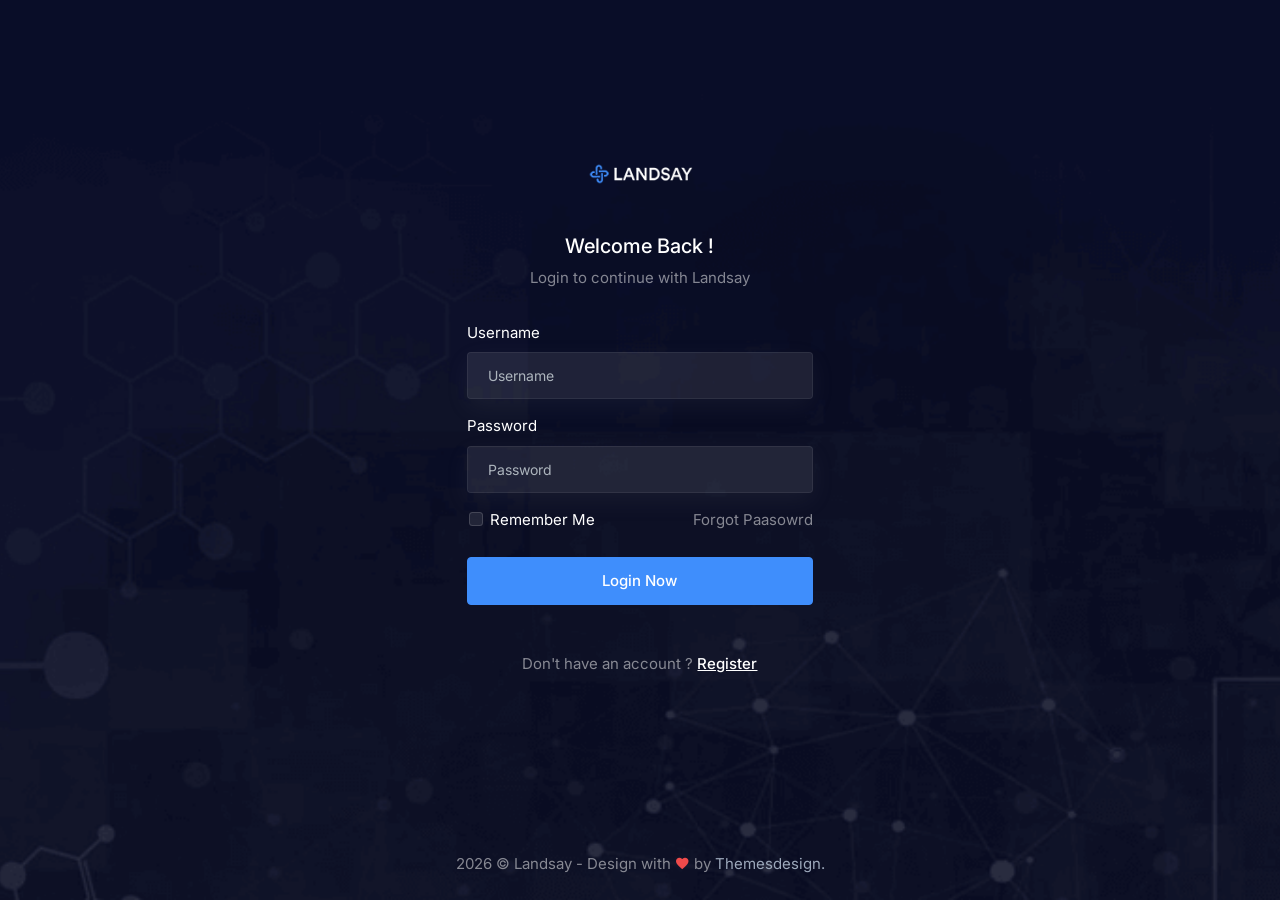
<file: HTML/login.html>
<!DOCTYPE html>
<html lang="en">

<head>
    <meta charset="utf-8" />
    <title>Landsay | Responsive Bootstrap 5 Landing Page Template | Themesdesign</title>
    <meta name="viewport" content="width=device-width, initial-scale=1.0">
    <meta name="description" content="Premium Bootstrap v5.1.3 Landing Page Template" />
    <meta name="keywords" content="bootstrap v5.1.3, premium, marketing, multipurpose" />
    <meta content="Themesdesign" name="author" />

    <!-- favicon -->
    <link rel="shortcut icon" href="images/favicon.ico" />

     <!-- Materialdesign icon-->
     <link rel="stylesheet" href="css/materialdesignicons.min.css" type="text/css" />

    <!-- Bootstrap css -->
    <link rel="stylesheet" href="css/bootstrap.min.css" type="text/css" />

    <!-- Custom css -->
    <link rel="stylesheet" href="css/style.min.css" type="text/css" />

</head>

<body>

    <!DOCTYPE html>
<html lang="en">

<head>
    <meta charset="utf-8" />
    <title>Landsay | Responsive Bootstrap 5 Landing Page Template | Themesdesign</title>
    <meta name="viewport" content="width=device-width, initial-scale=1.0">
    <meta name="description" content="Premium Bootstrap v5.1.3 Landing Page Template" />
    <meta name="keywords" content="bootstrap v5.1.3, premium, marketing, multipurpose" />
    <meta content="Themesdesign" name="author" />

    <!-- Bootstrap css -->
    <link rel="stylesheet" href="css/bootstrap.min.css" type="text/css" />

    <!-- Custom css -->
    <link rel="stylesheet" href="css/style.min.css" type="text/css" />

</head>

<body>

    <div class="authentication-bg min-vh-100">
        <div class="container">
            <div class="d-flex flex-column min-vh-100 px-3 pt-4">
                <div class="row justify-content-center my-auto">
                    <div class="col-md-8 col-lg-6 col-xl-4">
                        
                        <div class="py-5">
                            <div class="text-center">
                                <div class="mb-4 pb-4">
                                    <a href="index-1.html" class="d-block auth-logo">
                                        <img src="images/logo-light.png" alt="" height="23">
                                    </a>
                                </div>
                                <div class="mb-4 pb-2">
                                    <h5 class="text-white">Welcome Back !</h5>
                                    <p class="text-white-50 mb-0">Login to continue with Landsay</p>
                                </div>
                           </div>
                            <form class="auth-form text-white">
                                <div class="mb-3">
                                    <label class="form-label" for="email">Username</label>
                                    <input type="text" class="form-control" id="username" placeholder="Username">
                                </div>
                                <div class="mb-3">
                                    <label class="form-label" for="userpassword">Password</label>
                                    <input type="password" class="form-control" id="userpassword"
                                        placeholder="Password">
                                </div>
                                <div class="mb-4">
                                    <a href="reset-password.html" class="float-end text-white-50">Forgot Paasowrd</a>
                                    <div class="form-check"><input class="form-check-input" type="checkbox" id="flexCheckDefault">
                                        <label class="form-check-label" for="flexCheckDefault">Remember Me</a></label>
                                    </div>
                                </div>
                                <div class="mt-3">
                                    <button type="submit" class="btn btn-primary w-100">Login Now</button>
                                </div>
                            </form><!-- end form -->

                            <div class="mt-5 text-center text-white-50">
                                <p>Don't have an account ? <a href="register.html" class="fw-medium text-white text-decoration-underline"> Register </a></p>
                            </div>
                        </div>
                    </div><!-- end col -->
                </div><!-- end row -->

                <div class="col-xl-12">
                    <div class="text-center text-white-50 p-4">
                        <p class="mb-0">
                            <script>document.write(new Date().getFullYear())</script> &copy; Landsay - Design with <i
                            class="mdi mdi-heart text-danger"></i> by 
                            <a href="https://themeforest.net/search/themesdesign" class="text-muted">Themesdesign.</a>
                        </p>
                    </div>
                </div><!-- end col -->
            </div>
        </div><!-- end container -->
    </div>
    <!-- end authentication section -->

    <!-- Bootstrap Js -->
    <script src="js/bootstrap.bundle.min.js"></script>


</body>

</html>
</file>
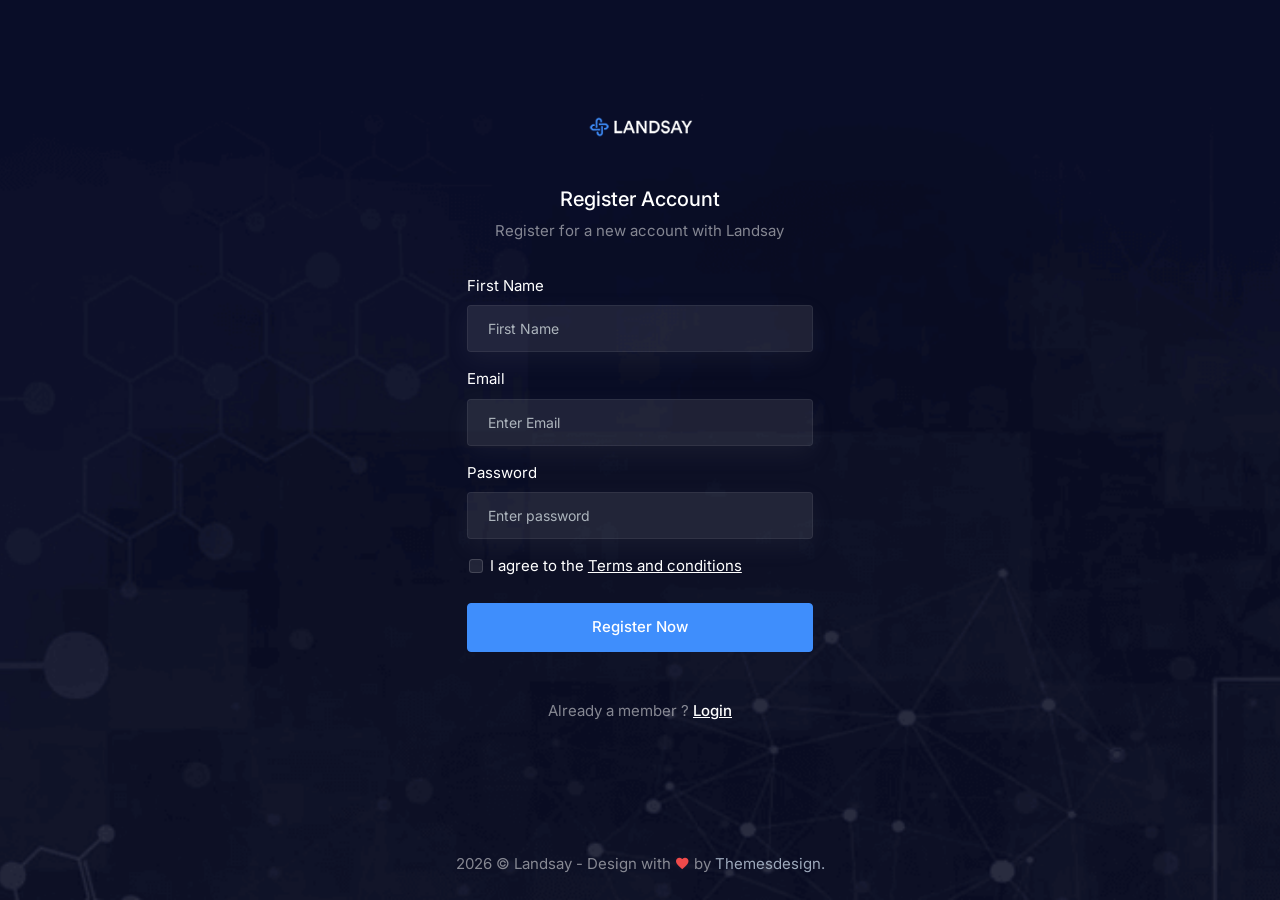
<file: HTML/register.html>
<!DOCTYPE html>
<html lang="en">

<head>
    <meta charset="utf-8" />
    <title>Landsay | Responsive Bootstrap 5 Landing Page Template | Themesdesign</title>
    <meta name="viewport" content="width=device-width, initial-scale=1.0">
    <meta name="description" content="Premium Bootstrap v5.1.3 Landing Page Template" />
    <meta name="keywords" content="bootstrap v5.1.3, premium, marketing, multipurpose" />
    <meta content="Themesdesign" name="author" />

    <!-- favicon -->
    <link rel="shortcut icon" href="images/favicon.ico" />

     <!-- Materialdesign icon-->
     <link rel="stylesheet" href="css/materialdesignicons.min.css" type="text/css" />

    <!-- Bootstrap css -->
    <link rel="stylesheet" href="css/bootstrap.min.css" type="text/css" />

    <!-- Custom css -->
    <link rel="stylesheet" href="css/style.min.css" type="text/css" />

</head>

<body>

    <div class="authentication-bg min-vh-100">
        <div class="container">
            <div class="d-flex flex-column min-vh-100 px-3 pt-4">
                <div class="row justify-content-center my-auto">
                    <div class="col-md-8 col-lg-6 col-xl-4">
                        <div class="py-5">
                            <div class="text-center">
                                <div class="mb-4 pb-4">
                                    <a href="index-1.html" class="d-block auth-logo">
                                        <img src="images/logo-light.png" alt="" height="23">
                                    </a>
                                </div>
                                <div class="mb-4 pb-2">
                                    <h5 class="text-white">Register Account</h5>
                                    <p class="text-white-50 mb-0">Register for a new account with Landsay</p>
                                </div>
                           </div>
                            <form class="auth-form text-white">
                                <div class="mb-3">
                                    <label for="firstname" class="form-label">First Name</label>
                                    <input type="text" class="form-control" id="firstname"
                                        placeholder="First Name">
                                </div>
                                <div class="mb-3">
                                    <label class="form-label" for="email">Email</label>
                                    <input type="email" class="form-control" id="email"
                                        placeholder="Enter Email">
                                </div>
                                <div class="mb-3">
                                    <label class="form-label" for="userpassword">Password</label>
                                    <input type="password" class="form-control" id="userpassword"
                                        placeholder="Enter password">
                                </div>
                                <div class="mb-4">
                                    <div class="form-check"><input class="form-check-input" type="checkbox" id="flexCheckDefault">
                                        <label class="form-check-label" for="flexCheckDefault">I agree to the <a href="#" class="text-white text-decoration-underline">Terms and conditions</a></label>
                                    </div>
                                </div>
                                <div class="mt-3">
                                    <button type="submit" class="btn btn-primary w-100">Register Now</button>
                                </div>
                            </form><!-- end form -->

                            <div class="mt-5 text-center text-white-50">
                                <p>Already a member ? <a href="login.html" class="fw-medium text-white text-decoration-underline"> Login </a></p>
                            </div>
                        </div>
                    </div><!-- end col -->
                </div><!-- end row -->

                <div class="col-xl-12">
                    <div class="text-center text-white-50 p-4">
                        <p class="mb-0">
                            <script>document.write(new Date().getFullYear())</script> &copy; Landsay - Design with <i
                            class="mdi mdi-heart text-danger"></i>  by 
                            <a href="https://themeforest.net/search/themesdesign" class="text-muted">Themesdesign.</a>
                        </p>
                    </div>
                </div><!-- end col -->
            </div>
        </div><!-- end container -->
    </div>
    <!-- end authentication section -->

    <!-- Bootstrap Js -->
    <script src="js/bootstrap.bundle.min.js"></script>


</body>
</html>
</file>
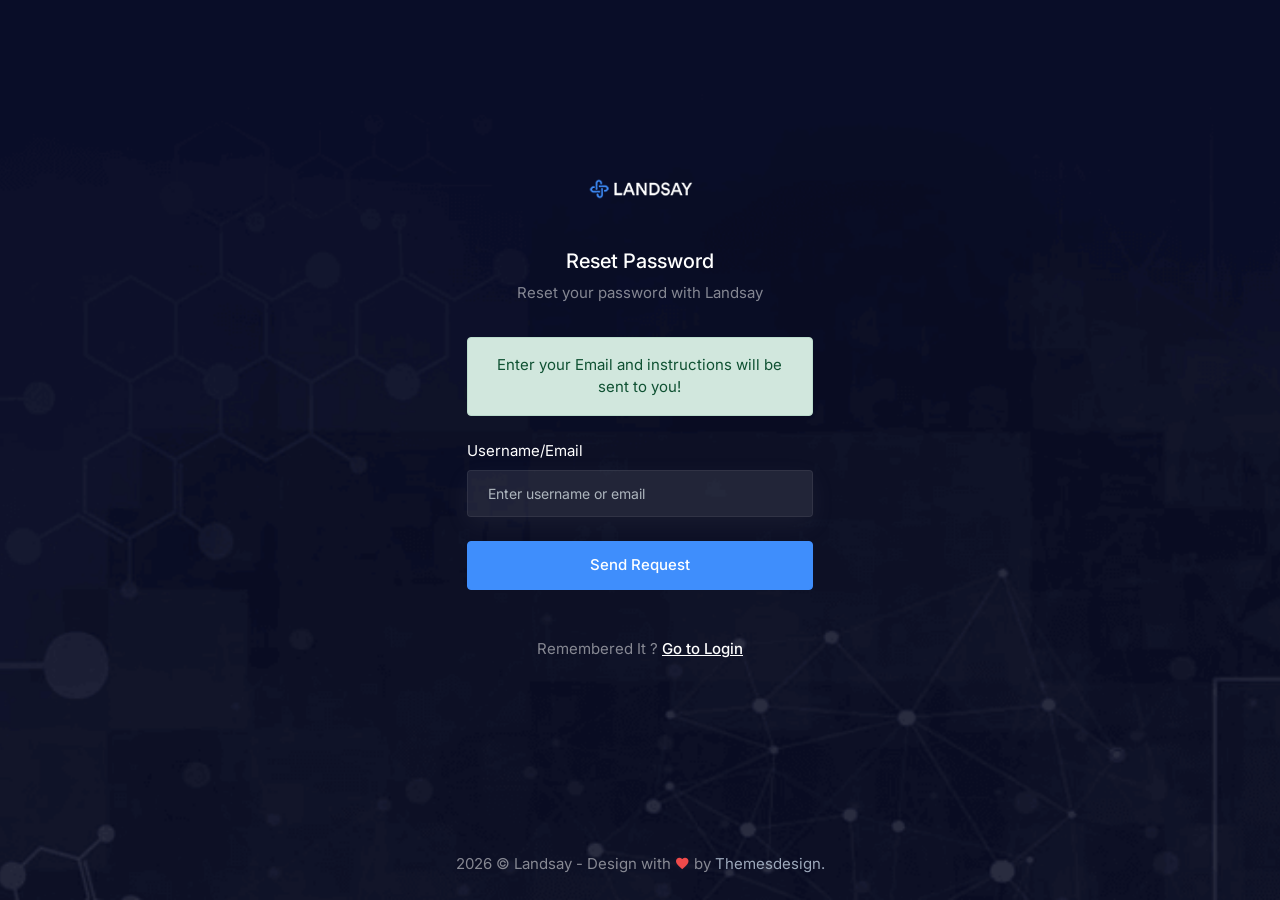
<file: HTML/reset-password.html>
<!DOCTYPE html>
    <html lang="en">

        <head>
            <meta charset="utf-8" />
            <title>Landsay | Responsive Bootstrap 5 Landing Page Template | Themesdesign</title>
            <meta name="viewport" content="width=device-width, initial-scale=1.0">
            <meta name="description" content="Premium Bootstrap v5.1.3 Landing Page Template" />
            <meta name="keywords" content="bootstrap v5.1.3, premium, marketing, multipurpose" />
            <meta content="Themesdesign" name="author" />

            <!-- favicon -->
            <link rel="shortcut icon" href="images/favicon.ico" />

             <!-- Materialdesign icon-->
            <link rel="stylesheet" href="css/materialdesignicons.min.css" type="text/css" />

            <!-- Bootstrap css -->
            <link rel="stylesheet" href="css/bootstrap.min.css" type="text/css" />

            <!-- Custom css -->
            <link rel="stylesheet" href="css/style.min.css" type="text/css" />

        </head>

        <body>

            <div class="authentication-bg min-vh-100">
                <div class="container">
                    <div class="d-flex flex-column min-vh-100 px-3 pt-4">
                        <div class="row justify-content-center my-auto">
                            <div class="col-md-8 col-lg-6 col-xl-4">
                                <div class="py-5">
                                    <div class="text-center">
                                        <div class="mb-4 pb-4">
                                            <a href="index-1.html" class="d-block auth-logo">
                                                <img src="images/logo-light.png" alt="" height="23">
                                            </a>
                                        </div>
                                        <div class="mb-4 pb-2">
                                            <h5 class="text-white">Reset Password</h5>
                                            <p class="text-white-50 mb-0">Reset your password with Landsay</p>
                                        </div>
                                </div>
                                    <form class="auth-form text-white">
                                        <div class="alert alert-success text-center mb-4" role="alert">  Enter your Email and instructions will be sent to you!  </div>
                                        <div class="mb-4">
                                            <label class="form-label" for="email">Username/Email</label>
                                            <input type="email" class="form-control" id="email"
                                                placeholder="Enter username or email">
                                        </div>
                                        <div class="mt-3">
                                            <button type="submit" class="btn btn-primary w-100">Send Request</button>
                                        </div>
                                    </form><!-- end form -->

                                    <div class="mt-5 text-center text-white-50">
                                        <p>Remembered It ? <a href="login.html" class="fw-medium text-white text-decoration-underline"> Go to Login </a></p>
                                    </div>
                                </div>
                            </div><!-- end col -->
                        </div><!-- end row -->

                        <div class="col-xl-12">
                            <div class="text-center text-white-50 p-4">
                                <p class="mb-0">
                                    <script>document.write(new Date().getFullYear())</script> &copy; Landsay - Design with <i
                                    class="mdi mdi-heart text-danger"></i> by 
                                    <a href="https://themeforest.net/search/themesdesign" class="text-muted">Themesdesign.</a>
                                </p>
                            </div>
                        </div><!-- end col -->
                    </div>
                </div><!-- end container -->
            </div>
            <!-- end authentication section -->

            <!-- Bootstrap Js -->
            <script src="js/bootstrap.bundle.min.js"></script>


        </body>

    </html>
</file>
<file: Documentation/css/prettify.css>
/* Pretty printing styles. Used with prettify.js.
 *
 * This version is slight modified based on the original version.
 *
 * Name:	Stanley Ng
 * Email: 	stanleyhlng@googlegroups.com
 * 
 * Reference:
 * http://code.google.com/p/google-code-prettify/source/browse/trunk/src/prettify.css
 */
.pln {
  color: #48484C; }

.str {
  color: #DD1144; }

.kwd {
  color: #1E347B; }

.com {
  color: #93A1A1; }

.typ {
  color: teal; }

.lit {
  color: #195F91; }

.pun {
  color: #93A1A1; }

.opn {
  color: #93A1A1; }

.clo {
  color: #93A1A1; }

.tag {
  color: #008; }

.atn {
  color: teal; }

.atv {
  color: #DD1144; }

.dec {
  color: teal; }

.var {
  color: teal; }

.fun {
  color: #DC322F; }

/* Put a border around prettyprinted code snippets. */
pre.prettyprint {
  background-color: #F7F7F9;
  padding: 10px;
  border: 1px solid #E1E1E8; }

pre.prettyprint.linenums {
  box-shadow: 40px 0 0 #FBFBFC inset, 41px 0 0 #ECECF0 inset; }

/* Specify class=linenums on a pre to get line numbering */
ol.linenums {
  color: #1E347B;
  margin: 0 0 0 40px; }

ol.linenums li {
  color: #BEBEC5;
  line-height: 18px;
  padding-left: 12px;
  text-shadow: 0 1px 0 #FFFFFF; }

li.L0,
li.L1,
li.L2,
li.L3,
li.L5,
li.L6,
li.L7,
li.L8 {
  list-style-type: normal; }

/* Alternate shading for lines */
li.L1,
li.L3,
li.L5,
li.L7,
li.L9 {
  background: #eee; }
</file>
<file: Documentation/css/styles.css>
/*!
 *
 * Documentation
 *
 */


body {
  font-family: 'Inter', sans-serif;
  font-weight: 400;
  color: #666;
  background-color: #edf0f0;
  font-size: 14px;
  line-height: 22px;
  overflow-x:hidden;
}
a {
  color: inherit;
}
a:hover,
a:focus {
  color: #253138;
  outline: none;
  text-decoration: none;
}

.p-t-20 {
	padding-top: 2em;
}

.p-t-50 {
  padding-top: 5em;
}
.list-none {
  list-style: none;
}

.navbar-default {
	border: none;
  margin-bottom: 0px;
  background: #3a3a46;
  border-radius: 0px;
	padding-top: 20px;
  padding-bottom: 20px;
}

.logo {
	font-weight: 700;
	font-size: 20px;
  color: #fff !important;
}

.bg-dark {
  background-color: #0c1021;
}

.copy {
  padding: 20px 0px 0px 0px;
}

.docs-list li {
    padding: 5px 0;
}

/* Toggle Styles */


/* this css is taken from Start Bootstrap - Simple Sidebar HTML Template (http://startbootstrap.com) */
#wrapper {
	margin-top: 50px;
    padding-left: 0;
    -webkit-transition: all 0.5s ease;
    -moz-transition: all 0.5s ease;
    -o-transition: all 0.5s ease;
    transition: all 0.5s ease;
}

#wrapper.toggled {
    padding-left: 250px;
}

#sidebar-wrapper {
    background: #ffffff;
    box-shadow: 0 1px 3px rgba(0, 0, 0, 0.15);
    z-index: 1000;
    position: fixed;
    left: 250px;
    width: 0;
    height: 100%;
    margin-left: -250px;
    overflow-y: auto;
    -webkit-transition: all 0.5s ease;
    -moz-transition: all 0.5s ease;
    -o-transition: all 0.5s ease;
    transition: all 0.5s ease;
}

#wrapper.toggled #sidebar-wrapper {
    width: 250px;
}

#page-content-wrapper {
    width: 100%;
    position: absolute;
    padding: 15px;
}

#wrapper.toggled #page-content-wrapper {
    position: absolute;
    margin-right: -250px;
}


@media(min-width:768px) {

    #wrapper.toggled {
        padding-left: 0;
    }

    #sidebar-wrapper {
        width: 250px;
    }

    #wrapper.toggled #sidebar-wrapper {
        width: 0;
    }

    #page-content-wrapper {
        padding: 20px;
        position: relative;
    }

    #wrapper.toggled #page-content-wrapper {
        position: relative;
        margin-right: 0;
    }
}

/* right bar */
.right-bar {
  background-color: #fff;
  padding: 10px 30px;
  margin-top: 20px;
  font-size: 15px;
}

.page-header {
  padding-bottom: 9px;
  margin: 40px 0 20px;
  border-bottom: none;
  font-weight: 700;
}

.com-container {
	padding-bottom: 5em;
}

#plugin-list li,#plugin-list li a {
  font-size: 15px;
}
</file>
<file: HTML/css/colors/default.css>
/* default.css */


/* color */
.text-primary,
.btn-outline-primary,
.navbar .navbar-nav .nav-item .nav-link:hover,
.navbar .navbar-nav .nav-item .nav-link:focus,
.navbar .navbar-nav .nav-item .nav-link.active,
.navbar .navbar-nav .nav-item .nav-link:hover.dropdown-toggle::after,
.navbar .navbar-nav .nav-item .nav-link.active.dropdown-toggle::after,
.navbar .navbar-nav .nav-item .nav-link:focus.dropdown-toggle::after,
.navbar .navbar-nav .nav-item .nav-link:active.dropdown-toggle::after,
.nav-sticky .navbar-nav .nav-item .nav-link:hover,
.nav-sticky .navbar-nav .nav-item .nav-link:active,
.nav-sticky .navbar-nav .nav-item .nav-link:focus,
.nav-sticky .navbar-nav .nav-item .nav-link.active,
.nav-sticky .navbar-nav .nav-item .nav-link.active .dropdown-toggle:after,
.primary-link:hover,
.feature-icon,
.social-list .social-icon:hover,
.testimonial-box .testi-img .quote-icon,
.faq .icon {
    color: #3f8efc !important;
}



/* background-color */
.bg-primary,
.btn-primary,
.btn-primary:hover,
.btn-primary:focus,
.btn-primary:active,
.btn-primary.active,
.btn-outline-primary:hover,
.btn-outline-primary:focus,
.btn-outline-primary:active,
.btn-outline-primary.active,
.works-description-left::after,
.works-description-right::after,
.form-check-input:checked,
.works-description-left::after,
.works-description-right::after,
.ribbon,
.sidebar .sd-title::after,
.pagination .page-item .page-link:hover, 
.pagination .page-item .page-link.active, 
.pagination .page-item .page-link:focus,
.swiper-button-next, .swiper-button-prev,
#back-to-top:hover,
.sidebar .tagcloud a:hover {
    background-color: #3f8efc !important;
}

/* btn box-shadow */
.btn-primary:hover,
.btn-primary:focus,
.btn-primary:active,
.btn-primary.active,
.btn-primary.focus,
.btn-primary:not(:disabled):not(.disabled):active,
.btn-primary:not(:disabled):not(.disabled):active:focus,
.btn-primary .open>.dropdown-toggle.btn-primary,
.btn-outline-primary:hover,
.btn-outline-primary:focus,
.btn-outline-primary:active,
.btn-outline-primary.active,
.btn-outline-primary.focus,
.btn-outline-primary:not(:disabled):not(.disabled):active,
.btn-outline-primary:not(:disabled):not(.disabled):active:focus,
.btn-outline-primary .open>.dropdown-toggle.btn-primary {
    box-shadow: 0px 8px 20px -6px rgba(63, 142, 252, 0.6);
}


/* border-color */
.form-control:focus,
.form-check-input:checked,
.border-primary,
.btn-primary,
.btn-outline-primary,
.social-list .social-icon:hover {
    border-color: #3f8efc !important;
}

/* slider */
.swiper-pagination-bullet {
    background-color: rgba(63, 142, 252, 0.9);
}


/* rgba background */
.timeline-page::after,
.price-box .price-features i,
.faq .icon {
    background-color: rgba(63, 142, 252, 0.15);
}


/* process box-shadow */
.works-description-left:hover::after,
.works-description-right:hover::after {
    box-shadow: 0px 0px 5px 2px #3f8efc !important;
}

/* feature box */
.feature-icon,
.bg-home4 {
    background-color: rgba(63, 142, 252, 0.2);
}
</file>
<file: HTML/css/style.min.css>
@import url("https://fonts.googleapis.com/css2?family=Inter:wght@400;500;600;700&display=swap");body{color:#25272b;font-family:Inter,sans-serif;font-size:15px}body.modal-open,body.modal-open .navbar{padding-right:0!important}h1,h2,h3,h4,h5,h6{font-family:Inter,sans-serif;font-weight:500;line-height:1.3}a{outline:none;text-decoration:none}html{scroll-behavior:smooth;scroll-padding-top:59px}.row>*{position:relative}.text-primary{color:#3f8efc!important}.bg-primary{background-color:#3f8efc!important}.text-success{color:#06ba63!important}.bg-success{background-color:#06ba63!important}.text-info{color:#49c6e5!important}.bg-info{background-color:#49c6e5!important}.text-warning{color:#f4b942!important}.bg-warning{background-color:#f4b942!important}.text-danger{color:#ef4b4b!important}.bg-danger{background-color:#ef4b4b!important}.text-light{color:#f8f9fa!important}.bg-light{background-color:#f8f9fa!important}.text-dark{color:#25272b!important}.bg-dark{background-color:#25272b!important}.text-muted{color:#9da9bb!important}.bg-muted{background-color:#9da9bb!important}.text-white{color:#fff!important}.bg-white{background-color:#fff!important}.section{padding-bottom:80px;padding-top:80px;position:relative}.fs-13{font-size:13px}.fs-14{font-size:14px}.fs-16{font-size:16px}.fs-17{font-size:17px}.fs-18{font-size:18px}.fs-20{font-size:20px}.avatar-md{height:auto;width:74px}.fw-medium{font-weight:500}.fw-semibold{font-weight:600}.box-shadow{box-shadow:0 8px 24px rgba(0,0,0,.04)}.bg-overlay{background-color:rgba(48,58,69,.7);bottom:0;left:0;position:absolute;right:0;top:0}#back-to-top{background:#343a40;border-color:transparent;border-radius:40px;bottom:20px;color:#fff;display:none;height:30px;position:fixed;right:30px;transition:all .5s ease;width:30px}#back-to-top:hover{background-color:#3f8efc;border-radius:5px}.primary-link{color:#25272b;transition:all .5s ease}.primary-link:hover{color:#3f8efc}@media (min-width:1200px){.container{max-width:1140px!important}}#style-switcher{background:none repeat scroll 0 0 #f8f9fa;box-shadow:0 4px 12px rgba(37,39,43,.07);left:-189px;padding:10px 5px;position:fixed;top:26%;transition:all .4s;width:189px;z-index:999}#style-switcher .settings{background:#343a40;color:#fff;font-size:20px;height:45px;line-height:45px;position:absolute;right:-45px;text-align:center;top:0;width:45px}ul.pattern{border-radius:0;overflow:hidden}ul.pattern li{float:left;margin:2px}ul.pattern li a{border-radius:30px;display:block;height:35px;margin:5px;width:35px}ul.pattern .color1{background-color:#3f8efc}ul.pattern .color2{background-color:#06ba63}ul.pattern .color3{background-color:#f4b942}ul.pattern .color4{background-color:#ff7a60}ul.pattern .color5{background-color:#49c6e5}ul.pattern .color6{background-color:#8850f8}@media only screen and (max-width:479px){#style-switcher{display:none}}.btn{border:1px solid #25272b;font-size:15px;font-weight:500;overflow:hidden;padding:12px 28px;position:relative;transition:all .5s}.btn:focus{box-shadow:none}.btn:after{background:hsla(0,0%,100%,.25);content:"";height:155px;left:-75px;position:absolute;top:-50px;transform:rotate(35deg);transition:all .9s ease;width:50px;z-index:1}.btn:hover:after{left:110%}.btn-primary{background:#3f8efc;border-color:#3f8efc!important}.btn-primary .open>.dropdown-toggle.btn-primary,.btn-primary.active,.btn-primary.focus,.btn-primary:active,.btn-primary:focus,.btn-primary:hover,.btn-primary:not(:disabled):not(.disabled):active,.btn-primary:not(:disabled):not(.disabled):active:focus{background:#2b82fc;border-color:#2b82fc;box-shadow:0 8px 20px -6px rgba(63,142,252,.6);transform:translateY(-6px)}.btn-outline-primary{border-color:#3f8efc;color:#3f8efc}.btn-outline-primary .open>.dropdown-toggle.btn-primary,.btn-outline-primary.active,.btn-outline-primary.focus,.btn-outline-primary:active,.btn-outline-primary:focus,.btn-outline-primary:hover,.btn-outline-primary:not(:disabled):not(.disabled):active,.btn-outline-primary:not(:disabled):not(.disabled):active:focus{background:#3f8efc;border-color:#3f8efc;box-shadow:0 8px 20px -6px rgba(63,142,252,.6);transform:translateY(-6px)}.btn-success{background:#06ba63;border-color:#06ba63!important}.btn-success .open>.dropdown-toggle.btn-primary,.btn-success.active,.btn-success.focus,.btn-success:active,.btn-success:focus,.btn-success:hover,.btn-success:not(:disabled):not(.disabled):active,.btn-success:not(:disabled):not(.disabled):active:focus{background:#05a658;border-color:#05a658;box-shadow:0 8px 20px -6px rgba(6,186,99,.6);transform:translateY(-6px)}.btn-outline-success{border-color:#06ba63;color:#06ba63}.btn-outline-success .open>.dropdown-toggle.btn-primary,.btn-outline-success.active,.btn-outline-success.focus,.btn-outline-success:active,.btn-outline-success:focus,.btn-outline-success:hover,.btn-outline-success:not(:disabled):not(.disabled):active,.btn-outline-success:not(:disabled):not(.disabled):active:focus{background:#06ba63;border-color:#06ba63;box-shadow:0 8px 20px -6px rgba(6,186,99,.6);transform:translateY(-6px)}.btn-info{background:#49c6e5;border-color:#49c6e5!important}.btn-info .open>.dropdown-toggle.btn-primary,.btn-info.active,.btn-info.focus,.btn-info:active,.btn-info:focus,.btn-info:hover,.btn-info:not(:disabled):not(.disabled):active,.btn-info:not(:disabled):not(.disabled):active:focus{background:#37c0e2;border-color:#37c0e2;box-shadow:0 8px 20px -6px rgba(73,198,229,.6);transform:translateY(-6px)}.btn-outline-info{border-color:#49c6e5;color:#49c6e5}.btn-outline-info .open>.dropdown-toggle.btn-primary,.btn-outline-info.active,.btn-outline-info.focus,.btn-outline-info:active,.btn-outline-info:focus,.btn-outline-info:hover,.btn-outline-info:not(:disabled):not(.disabled):active,.btn-outline-info:not(:disabled):not(.disabled):active:focus{background:#49c6e5;border-color:#49c6e5;box-shadow:0 8px 20px -6px rgba(73,198,229,.6);transform:translateY(-6px)}.btn-warning{background:#f4b942;border-color:#f4b942!important}.btn-warning .open>.dropdown-toggle.btn-primary,.btn-warning.active,.btn-warning.focus,.btn-warning:active,.btn-warning:focus,.btn-warning:hover,.btn-warning:not(:disabled):not(.disabled):active,.btn-warning:not(:disabled):not(.disabled):active:focus{background:#f3b22f;border-color:#f3b22f;box-shadow:0 8px 20px -6px rgba(244,185,66,.6);transform:translateY(-6px)}.btn-outline-warning{border-color:#f4b942;color:#f4b942}.btn-outline-warning .open>.dropdown-toggle.btn-primary,.btn-outline-warning.active,.btn-outline-warning.focus,.btn-outline-warning:active,.btn-outline-warning:focus,.btn-outline-warning:hover,.btn-outline-warning:not(:disabled):not(.disabled):active,.btn-outline-warning:not(:disabled):not(.disabled):active:focus{background:#f4b942;border-color:#f4b942;box-shadow:0 8px 20px -6px rgba(244,185,66,.6);transform:translateY(-6px)}.btn-danger{background:#ef4b4b;border-color:#ef4b4b!important}.btn-danger .open>.dropdown-toggle.btn-primary,.btn-danger.active,.btn-danger.focus,.btn-danger:active,.btn-danger:focus,.btn-danger:hover,.btn-danger:not(:disabled):not(.disabled):active,.btn-danger:not(:disabled):not(.disabled):active:focus{background:#ed3838;border-color:#ed3838;box-shadow:0 8px 20px -6px rgba(239,75,75,.6);transform:translateY(-6px)}.btn-outline-danger{border-color:#ef4b4b;color:#ef4b4b}.btn-outline-danger .open>.dropdown-toggle.btn-primary,.btn-outline-danger.active,.btn-outline-danger.focus,.btn-outline-danger:active,.btn-outline-danger:focus,.btn-outline-danger:hover,.btn-outline-danger:not(:disabled):not(.disabled):active,.btn-outline-danger:not(:disabled):not(.disabled):active:focus{background:#ef4b4b;border-color:#ef4b4b;box-shadow:0 8px 20px -6px rgba(239,75,75,.6);transform:translateY(-6px)}.btn-light{background:#f8f9fa;border-color:#f8f9fa!important}.btn-light .open>.dropdown-toggle.btn-primary,.btn-light.active,.btn-light.focus,.btn-light:active,.btn-light:focus,.btn-light:hover,.btn-light:not(:disabled):not(.disabled):active,.btn-light:not(:disabled):not(.disabled):active:focus{background:#eceff2;border-color:#eceff2;box-shadow:0 8px 20px -6px rgba(248,249,250,.6);transform:translateY(-6px)}.btn-outline-light{border-color:#f8f9fa;color:#f8f9fa}.btn-outline-light .open>.dropdown-toggle.btn-primary,.btn-outline-light.active,.btn-outline-light.focus,.btn-outline-light:active,.btn-outline-light:focus,.btn-outline-light:hover,.btn-outline-light:not(:disabled):not(.disabled):active,.btn-outline-light:not(:disabled):not(.disabled):active:focus{background:#f8f9fa;border-color:#f8f9fa;box-shadow:0 8px 20px -6px rgba(248,249,250,.6);transform:translateY(-6px)}.btn-dark{background:#25272b;border-color:#25272b!important}.btn-dark .open>.dropdown-toggle.btn-primary,.btn-dark.active,.btn-dark.focus,.btn-dark:active,.btn-dark:focus,.btn-dark:hover,.btn-dark:not(:disabled):not(.disabled):active,.btn-dark:not(:disabled):not(.disabled):active:focus{background:#1c1d20;border-color:#1c1d20;box-shadow:0 8px 20px -6px rgba(37,39,43,.6);transform:translateY(-6px)}.btn-outline-dark{border-color:#25272b;color:#25272b}.btn-outline-dark .open>.dropdown-toggle.btn-primary,.btn-outline-dark.active,.btn-outline-dark.focus,.btn-outline-dark:active,.btn-outline-dark:focus,.btn-outline-dark:hover,.btn-outline-dark:not(:disabled):not(.disabled):active,.btn-outline-dark:not(:disabled):not(.disabled):active:focus{background:#25272b;border-color:#25272b;box-shadow:0 8px 20px -6px rgba(37,39,43,.6);transform:translateY(-6px)}.btn-muted{background:#9da9bb;border-color:#9da9bb!important}.btn-muted .open>.dropdown-toggle.btn-primary,.btn-muted.active,.btn-muted.focus,.btn-muted:active,.btn-muted:focus,.btn-muted:hover,.btn-muted:not(:disabled):not(.disabled):active,.btn-muted:not(:disabled):not(.disabled):active:focus{background:#919eb3;border-color:#919eb3;box-shadow:0 8px 20px -6px rgba(157,169,187,.6);transform:translateY(-6px)}.btn-outline-muted{border-color:#9da9bb;color:#9da9bb}.btn-outline-muted .open>.dropdown-toggle.btn-primary,.btn-outline-muted.active,.btn-outline-muted.focus,.btn-outline-muted:active,.btn-outline-muted:focus,.btn-outline-muted:hover,.btn-outline-muted:not(:disabled):not(.disabled):active,.btn-outline-muted:not(:disabled):not(.disabled):active:focus{background:#9da9bb;border-color:#9da9bb;box-shadow:0 8px 20px -6px rgba(157,169,187,.6);transform:translateY(-6px)}.btn-white{background:#fff;border-color:#fff!important}.btn-white .open>.dropdown-toggle.btn-primary,.btn-white.active,.btn-white.focus,.btn-white:active,.btn-white:focus,.btn-white:hover,.btn-white:not(:disabled):not(.disabled):active,.btn-white:not(:disabled):not(.disabled):active:focus{background:#f5f5f5;border-color:#f5f5f5;box-shadow:0 8px 20px -6px hsla(0,0%,100%,.6);transform:translateY(-6px)}.btn-outline-white{border-color:#fff;color:#fff}.btn-outline-white .open>.dropdown-toggle.btn-primary,.btn-outline-white.active,.btn-outline-white.focus,.btn-outline-white:active,.btn-outline-white:focus,.btn-outline-white:hover,.btn-outline-white:not(:disabled):not(.disabled):active,.btn-outline-white:not(:disabled):not(.disabled):active:focus{background:#fff;border-color:#fff;box-shadow:0 8px 20px -6px hsla(0,0%,100%,.6);transform:translateY(-6px)}.btn.btn-outline-light.active,.btn.btn-outline-light:active,.btn.btn-outline-light:focus,.btn.btn-outline-light:hover,.btn.btn-outline-white.active,.btn.btn-outline-white:active,.btn.btn-outline-white:focus,.btn.btn-outline-white:hover{color:#25272b}.btn.btn-outline-dark.active,.btn.btn-outline-dark:active,.btn.btn-outline-dark:focus,.btn.btn-outline-dark:hover,.btn.btn-outline-primary.active,.btn.btn-outline-primary:active,.btn.btn-outline-primary:focus,.btn.btn-outline-primary:hover,.btn.btn-outline-success.active,.btn.btn-outline-success:active,.btn.btn-outline-success:focus,.btn.btn-outline-success:hover{color:#fff!important}.btn-hiw{border:1px solid #25272b;font-size:15px;font-weight:500;overflow:hidden;padding:12px 28px;position:relative;transition:all .5s}.btn-hiw:focus{box-shadow:none}.btn-hiw:after{background:hsla(0,0%,100%,.25);content:"";height:155px;left:-75px;position:absolute;top:-50px;transform:rotate(35deg);transition:all .9s ease;width:50px;z-index:1}.btn-hiw:hover:after{left:110%}.btn-hiw.btn-outline-light.active,.btn-hiw.btn-outline-light:active,.btn-hiw.btn-outline-light:focus,.btn-hiw.btn-outline-light:hover,.btn-hiw.btn-outline-white.active,.btn-hiw.btn-outline-white:active,.btn-hiw.btn-outline-white:focus,.btn-hiw.btn-outline-white:hover{color:#25272b}.btn-hiw.btn-outline-dark.active,.btn-hiw.btn-outline-dark:active,.btn-hiw.btn-outline-dark:focus,.btn-hiw.btn-outline-dark:hover,.btn-hiw.btn-outline-primary.active,.btn-hiw.btn-outline-primary:active,.btn-hiw.btn-outline-primary:focus,.btn-hiw.btn-outline-primary:hover,.btn-hiw.btn-outline-success.active,.btn-hiw.btn-outline-success:active,.btn-hiw.btn-outline-success:focus,.btn-hiw.btn-outline-success:hover{color:#fff!important}#preloader{background:#fff;bottom:0;left:0;opacity:1;position:fixed;right:0;top:0;transition:all .5s ease;visibility:visible;z-index:999999}#preloader #status{left:0;right:0;transform:translateY(-50%)}#preloader #status,.load{position:absolute;top:50%}.load{height:50px;left:50%;padding:5px;transform:translate(-50%,-50%) rotate(135deg);transform-origin:center center;width:50px}.load hr{animation:spin 2s ease infinite;border:0;border-radius:50%;height:40%;margin:0;opacity:.8;position:absolute;width:40%}.load :first-child{animation-delay:-1.5s;background:#06ba63}.load :nth-child(2){animation-delay:-1s;background:#3f8efc}.load :nth-child(3){animation-delay:-.5s;background:#f4b942}.load :last-child{background:#25272b}@keyframes spin{0%,to{transform:translateX(200%)}25%{transform:translateY(200%)}50%{transform:translateX(0)}75%{transform:translateY(0)}}.navbar{background-color:#fff}.navbar,.navbar .navbar-brand{padding:0;transition:all .5s ease}.navbar .navbar-brand{line-height:67px}.navbar .navbar-nav .nav-item>.nav-link{background-color:transparent;color:#25272b;font-family:Inter,sans-serif;font-size:13px;font-weight:600;letter-spacing:.6px;margin:0 6px;padding:24px 8px;text-transform:uppercase;transition:all .3s ease}.navbar .navbar-nav .nav-item>.nav-link.active,.navbar .navbar-nav .nav-item>.nav-link:active,.navbar .navbar-nav .nav-item>.nav-link:hover{color:#3f8efc}.navbar .navbar-nav .nav-item.dropdown .dropdown-menu{animation:DropDownSlide .3s;animation-fill-mode:both;border-color:rgba(0,0,0,.04);box-shadow:0 8px 24px rgba(0,0,0,.04);font-size:12px;font-weight:600;padding-left:8px;padding-right:8px;text-transform:uppercase}.navbar .navbar-nav .nav-item.dropdown .dropdown-menu li .nav-link{color:#25272b}.navbar .navbar-nav .nav-item.dropdown .dropdown-menu li .nav-link:hover{color:#3f8efc}.navbar .navbar-toggler{border:none;font-size:24px;padding:0}.navbar .navbar-toggler:focus{box-shadow:none}.navbar .navbar-brand .logo-light{display:inline-block}.navbar .navbar-brand .logo-dark{display:none}.nav-sticky.navbar{box-shadow:0 3px 10px 0 rgba(38,107,193,.08);margin-top:0}.nav-sticky.navbar .navbar-brand{line-height:59px;padding:0}.nav-sticky.navbar .navbar-nav .nav-item>.nav-link{padding:20px 8px}.nav-sticky .navbar-brand .logo-dark{display:inline-block}.nav-sticky .navbar-brand .logo-light{display:none}.navbar-light{background-color:transparent}.nav-sticky.navbar-light{background-color:#fff}@keyframes DropDownSlide{to{margin-top:-1px}0%{margin-top:8px}}@media (max-width:991px){.navbar,.navbar.nav-sticky{background-color:#fff;padding:12px 0}.navbar .navbar-nav .nav-item>.nav-link,.navbar.nav-sticky .navbar-nav .nav-item>.nav-link{padding:10px 8px}.navbar .navbar-nav .nav-item.dropdown .dropdown-menu,.navbar.nav-sticky .navbar-nav .nav-item.dropdown .dropdown-menu{border:none;box-shadow:none;padding-left:25px}}#home{background-position:50%;background-repeat:no-repeat;background-size:cover;position:relative}.home-desc{color:hsla(0,0%,100%,.7);font-size:17px;margin:0 auto;max-width:650px}.bg-home{padding:378px 0 305px}@media (max-width:991.98px){.bg-home{padding:190px 0 135px}}.home-subtitle{font-size:15px;font-weight:700;letter-spacing:6px;text-transform:uppercase}.bg-home2{padding:220px 0 150px}@media (max-width:991.98px){.bg-home2{padding:180px 0 110px}}.home-slider{position:relative}.home-slider .swiper-slide{padding:250px 0 180px}.swiper-button-next,.swiper-button-prev{background-color:#3f8efc;border-radius:50%;color:#fff;height:44px;line-height:44px;width:44px}.swiper-button-next:after,.swiper-button-prev:after{font-size:15px}@media (max-width:767.98px){.swiper-button-next,.swiper-button-prev{display:none}}.bg-home4{background-color:rgba(63,142,252,.2);padding:160px 0 50px}.shape{bottom:0;left:0;pointer-events:none;position:absolute;right:0}.subscribe-form form{margin:0 auto;max-width:600px;position:relative}.subscribe-form input{background-color:hsla(0,0%,100%,.85);border:none;border-radius:30px;color:#25272b;font-size:17px;outline:none;padding:15px 180px 15px 30px;width:100%}.subscribe-form button{border-radius:30px;font-size:16px;outline:none;padding:9px 30px;position:absolute;right:8px;text-transform:uppercase;top:6px}@media (max-width:991.98px){.home-img{height:auto;width:100%}}.bg-home5{background:linear-gradient(#485563,#29323c);padding-top:140px}.home-dashboard{margin-bottom:-60px;position:relative;z-index:1}@media (max-width:991.98px){.home-dashboard{top:-12px}}.bg-home6{padding:350px 0 330px}@media (max-width:991.98px){.bg-home6{padding:215px 0}}#myVideo{bottom:0;height:100%;left:0;object-fit:cover;position:absolute;right:0;top:0;width:100%}.feature-box{background-color:transparent;text-align:center;transition:all .3s ease}.feature-box .feature-link{opacity:0;transform:translateY(15px);transition:all .3s ease}.feature-box:hover{transform:translateY(-10px)}.feature-box:hover .feature-link{opacity:1;transform:translateY(0)}.feature-icon{background-color:rgba(63,142,252,.2);border-radius:50%;color:#3f8efc;font-size:30px;height:64px;line-height:64px;text-align:center;width:64px}.timeline-page:after{background-color:rgba(63,142,252,.15);content:"";height:68%;left:0;margin:auto;position:absolute;right:0;top:60px;width:1px}@media (min-width:992px) and (max-width:1199.98px){.timeline-page:after{height:68%}}@media (min-width:576px) and (max-width:991.98px){.timeline-page:after{height:67%;top:405px}}@media (max-width:575.99px){.timeline-page:after{height:67%;top:394px}}@media (max-width:320px){.timeline-page:after{top:352px}}.timeline-page .timeline-item .works-description-right{border-radius:8px;float:left;padding:20px;text-align:left}.timeline-page .timeline-item .works-description-left{border-radius:8px;float:right;padding:20px;text-align:right}.timeline-page .works-description-left:after,.timeline-page .works-description-right:after{background-color:#3f8efc;border-radius:50%;content:"";height:15px;position:absolute;top:25px;transition:all .5s ease;width:15px;z-index:1}.timeline-page .works-description-left:hover:after,.timeline-page .works-description-right:hover:after{box-shadow:0 0 5px 2px #3f8efc}.timeline-page .works-description-left:after{right:-7px}.timeline-page .works-description-right:after{left:-8px}@media (min-width:200px) and (max-width:991.98px){.timeline-page:after{margin:0}.timeline-item .works-description-right:after{left:5px;top:25px}.timeline-item .works-description-left{text-align:left}.timeline-item .works-description-left:after{left:5px;top:25px}}.bg-cta{background-attachment:fixed;background-position:50%;background-repeat:no-repeat;background-size:cover;padding:120px 0;position:relative}.play-btn{border:2px solid #fff;border-radius:50%;display:inline-block;font-size:30px;height:64px;line-height:64px;width:64px}.modal-backdrop.show{opacity:.75}.query-form{background-color:#f8f9fa;border-radius:.25rem;padding:45px 40px}.query-form .form-control{border-color:transparent;box-shadow:0 8px 24px rgba(0,0,0,.04)}.faq .icon{background:rgba(63,142,252,.15);border-radius:50%;color:#3f8efc;height:32px;line-height:32px;margin-right:10px;text-align:center;width:32px}.testimonial-box{background-color:transparent;border:none;border-radius:10px;margin:0 auto;max-width:681px}.testimonial-box .testi-img img{height:82px;width:82px}.testimonial-box .testi-img .quote-icon{background-color:#fff;border-radius:50%;color:#3f8efc;font-size:22px;height:30px;line-height:30px;position:absolute;right:-8px;top:1px;width:30px}.swiper-pagination-bullet{background-color:rgba(63,142,252,.9);border:0;border-radius:3px;height:12px;margin-right:8px;opacity:.6;transform:rotate(-45deg);transition:all .5s ease;width:12px}.swiper-pagination-bullet.swiper-pagination-bullet-active{opacity:1;transform:rotate(45deg)}.client-images img{max-width:90px;opacity:.4;transition:all .5s ease}.client-images img:hover{opacity:1}.price-box{box-shadow:0 8px 24px rgba(0,0,0,.04);overflow:hidden;padding:40px 50px;transition:all .5s ease}.price-box .plan-price sup{font-size:29px;top:-1.5rem}@media (max-width:767.98px){.price-box .plan-price sup{font-size:20px;top:-1rem}}.price-box .plan-price sub{bottom:-.15rem;font-size:15px}.price-box .price-features i{background-color:rgba(63,142,252,.15);border-radius:50%;display:inline-block;font-size:14px;height:20px;line-height:20px;margin-right:10px;text-align:center;width:20px}.ribbon{background:#3f8efc;border-radius:50%;color:#fff;padding:45px 54px 15px;position:absolute;right:-60px;top:-16px;transform:rotate(45deg)}.team-box img{height:210px;width:210px}.team-box .team-social{left:20px;opacity:0;position:absolute;text-align:center;top:56px;transform:translate(-20px,-20px);transition:all .3s ease-out}.team-box .team-social li{background:#fff;border-radius:50%;height:30px;line-height:30px;width:30px}.team-box:hover .team-social{opacity:1;transform:translate(0);transition-delay:.15s}.form-control{border-color:rgba(37,39,43,.2);padding:12px 20px}.form-control,.form-control:focus{box-shadow:0 8px 24px hsla(210,8%,62%,.08)}.form-control:focus{border-color:#3f8efc}.form-control::placeholder{color:#ced4da}.contact-form .input-group-text{background-color:transparent;border:none;bottom:0;padding:12px 15px;position:absolute;top:0;z-index:1}.contact-form .input-group-text:before{color:rgba(37,39,43,.5);content:"|";position:absolute;right:0}.contact-form .form-control{padding-left:58px}.social-list .social-icon{border:1px solid hsla(0,0%,100%,.5);border-radius:50%;display:inline-block;height:35px;line-height:35px;width:35px}.social-list .social-icon:hover{border-color:#3f8efc;color:#3f8efc}.footer-terms li:after{color:#757575;content:"|";margin:0 20px}.footer-terms li:last-child:after{content:""}.footer-link{color:hsla(0,0%,100%,.5);transition:all .5s ease}.footer-link:hover{color:hsla(0,0%,100%,.8)}.blog-box .blog-img .author,.blog-box .blog-img .bg-overlay{opacity:0;transition:all .5s ease}.blog-box .blog-img .author{color:#fff;left:25px;position:absolute;top:25px}.blog-box:hover .blog-img .bg-overlay{opacity:.7}.blog-box:hover .blog-img .author{opacity:1}.bg-blog{background-image:url(../images/blog/bg-blog.jpg);background-position:50%;background-repeat:no-repeat;background-size:cover;padding:190px 0 120px;position:relative}.bg-blog .bg-overlay{background-color:rgba(25,34,45,.7)}.breadcrumb .breadcrumb-item a{color:#fff;transition:all .5s ease}.breadcrumb .breadcrumb-item a:hover{color:#3f8efc}.breadcrumb .breadcrumb-item+.breadcrumb-item:before{color:#f8f9fa;content:var(--bs-breadcrumb-divider,"->");float:left;padding-right:.5rem}.date-box{background-color:#f8f9fa;left:15px;padding:5px 8px;position:absolute;text-align:center;top:15px;z-index:9}.post-preview{transition:all .5s ease}.post-preview:hover{opacity:.6}.sidebar .tagcloud a{background-color:#f8f9fa;color:#25272b;transition:all .5s ease}.sidebar .tagcloud a:hover{background-color:#3f8efc;color:#fff}.sidebar .sd-title{position:relative}.sidebar .sd-title:after{background-color:#3f8efc;bottom:0;content:"";height:1px;left:0;position:absolute;width:40px}.pagination .page-item{display:inline-block;margin:5px 6px 0 0}.pagination .page-item .page-link{background-color:#f8f9fa;border:1px solid #dee2e6;border-radius:3px;box-shadow:none!important;color:#25272b;display:block;float:none;padding:8px 15px}.pagination .page-item .page-link.active,.pagination .page-item .page-link:focus,.pagination .page-item .page-link:hover{background-color:#3f8efc;border-color:#3f8efc;color:#fff;z-index:3}.authentication-bg{align-items:center;background-color:rgba(63,142,252,.12);background-image:url(../images/bg-auth.png);background-position:50%;background-repeat:no-repeat;background-size:cover;display:flex}.auth-form input{border-color:hsla(0,0%,100%,.15);font-size:14px}.auth-form input,.auth-form input:focus{background-color:hsla(0,0%,100%,.09);color:#f8f9fa}.auth-form input::placeholder{color:#adb5bd}
</file>
